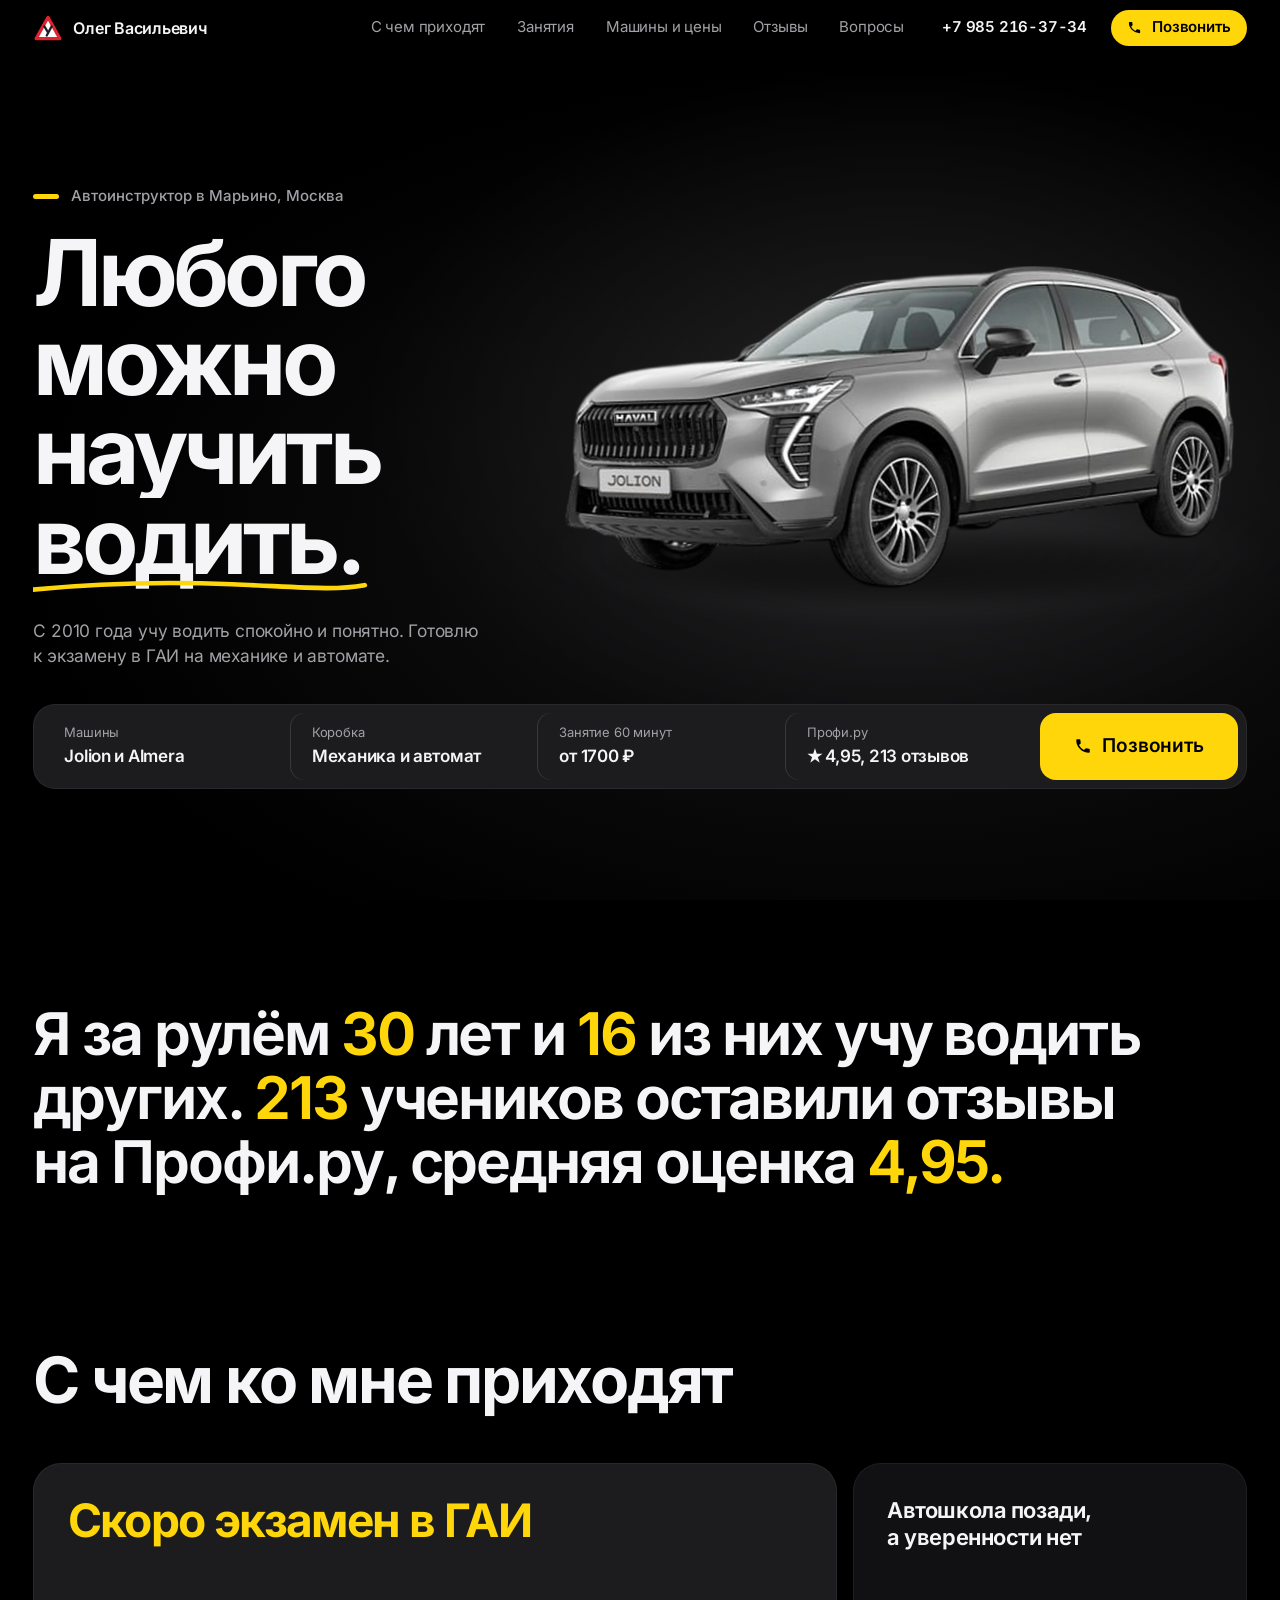
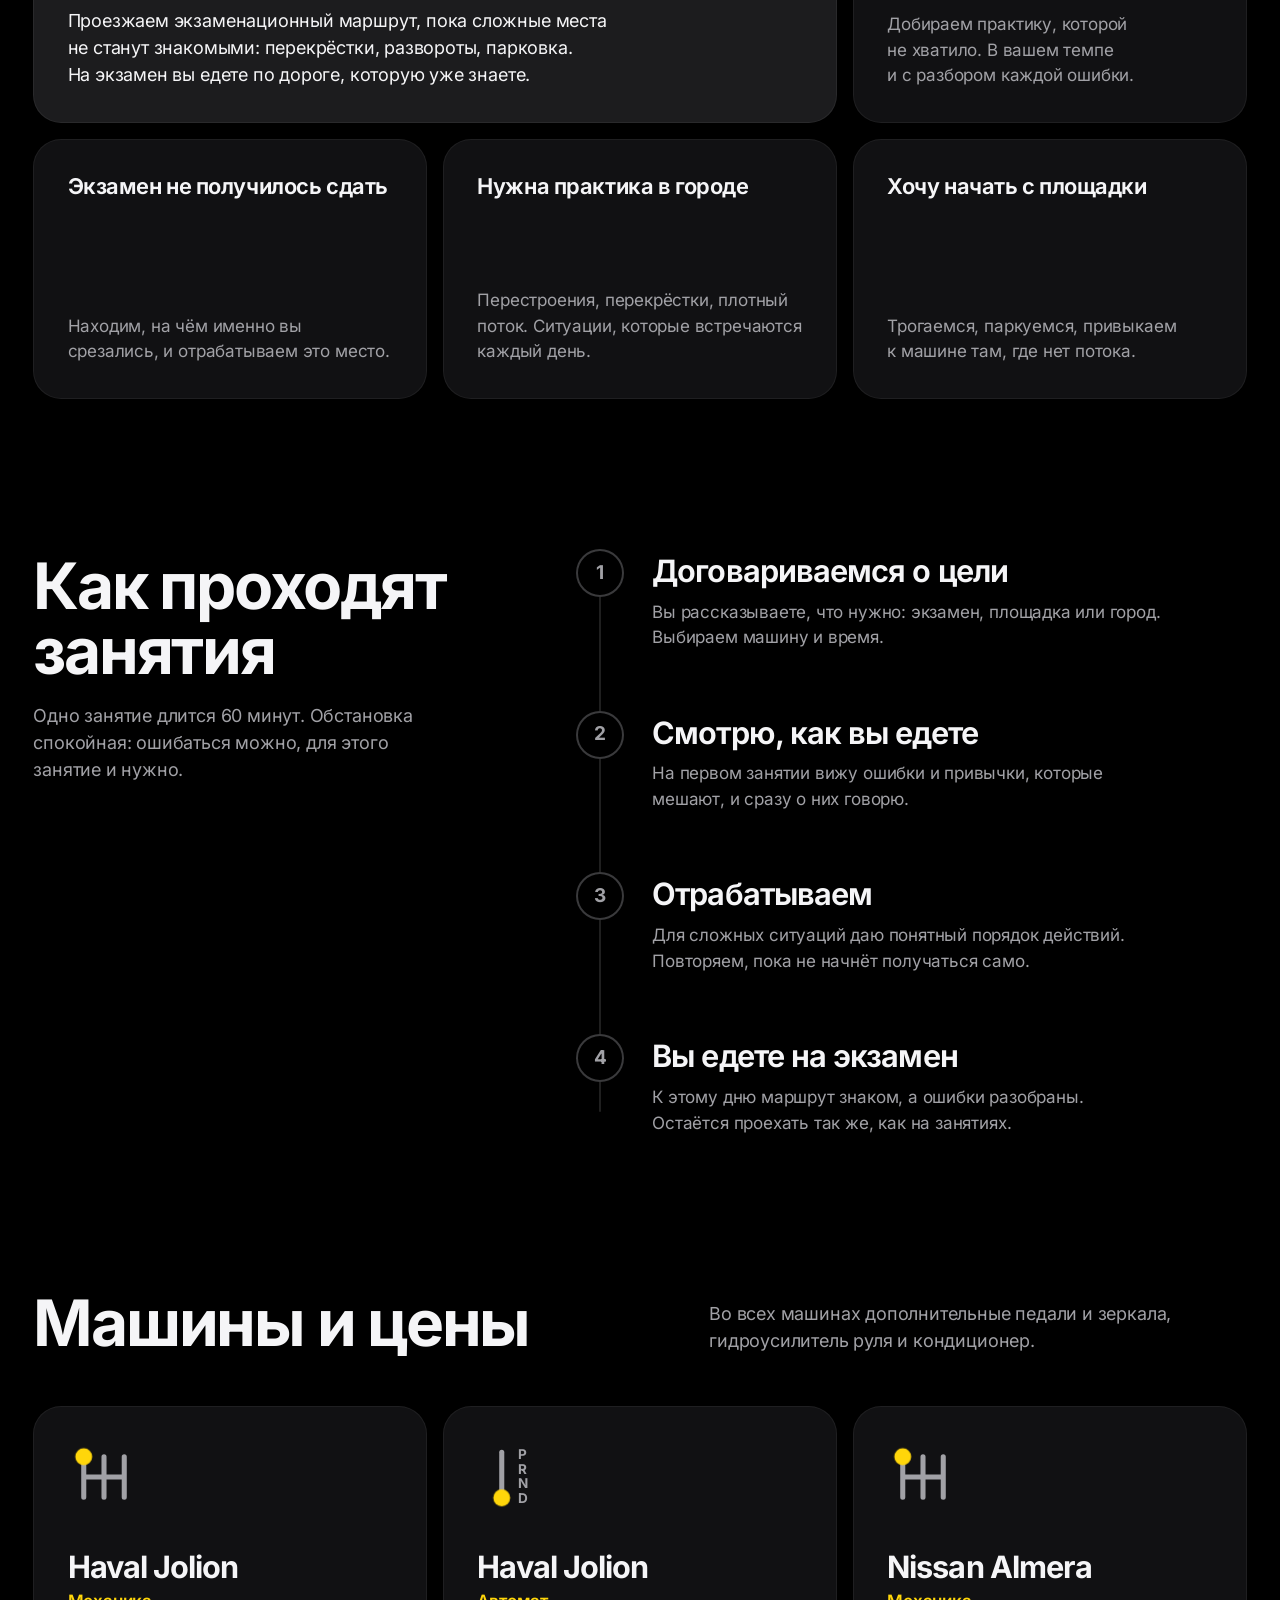
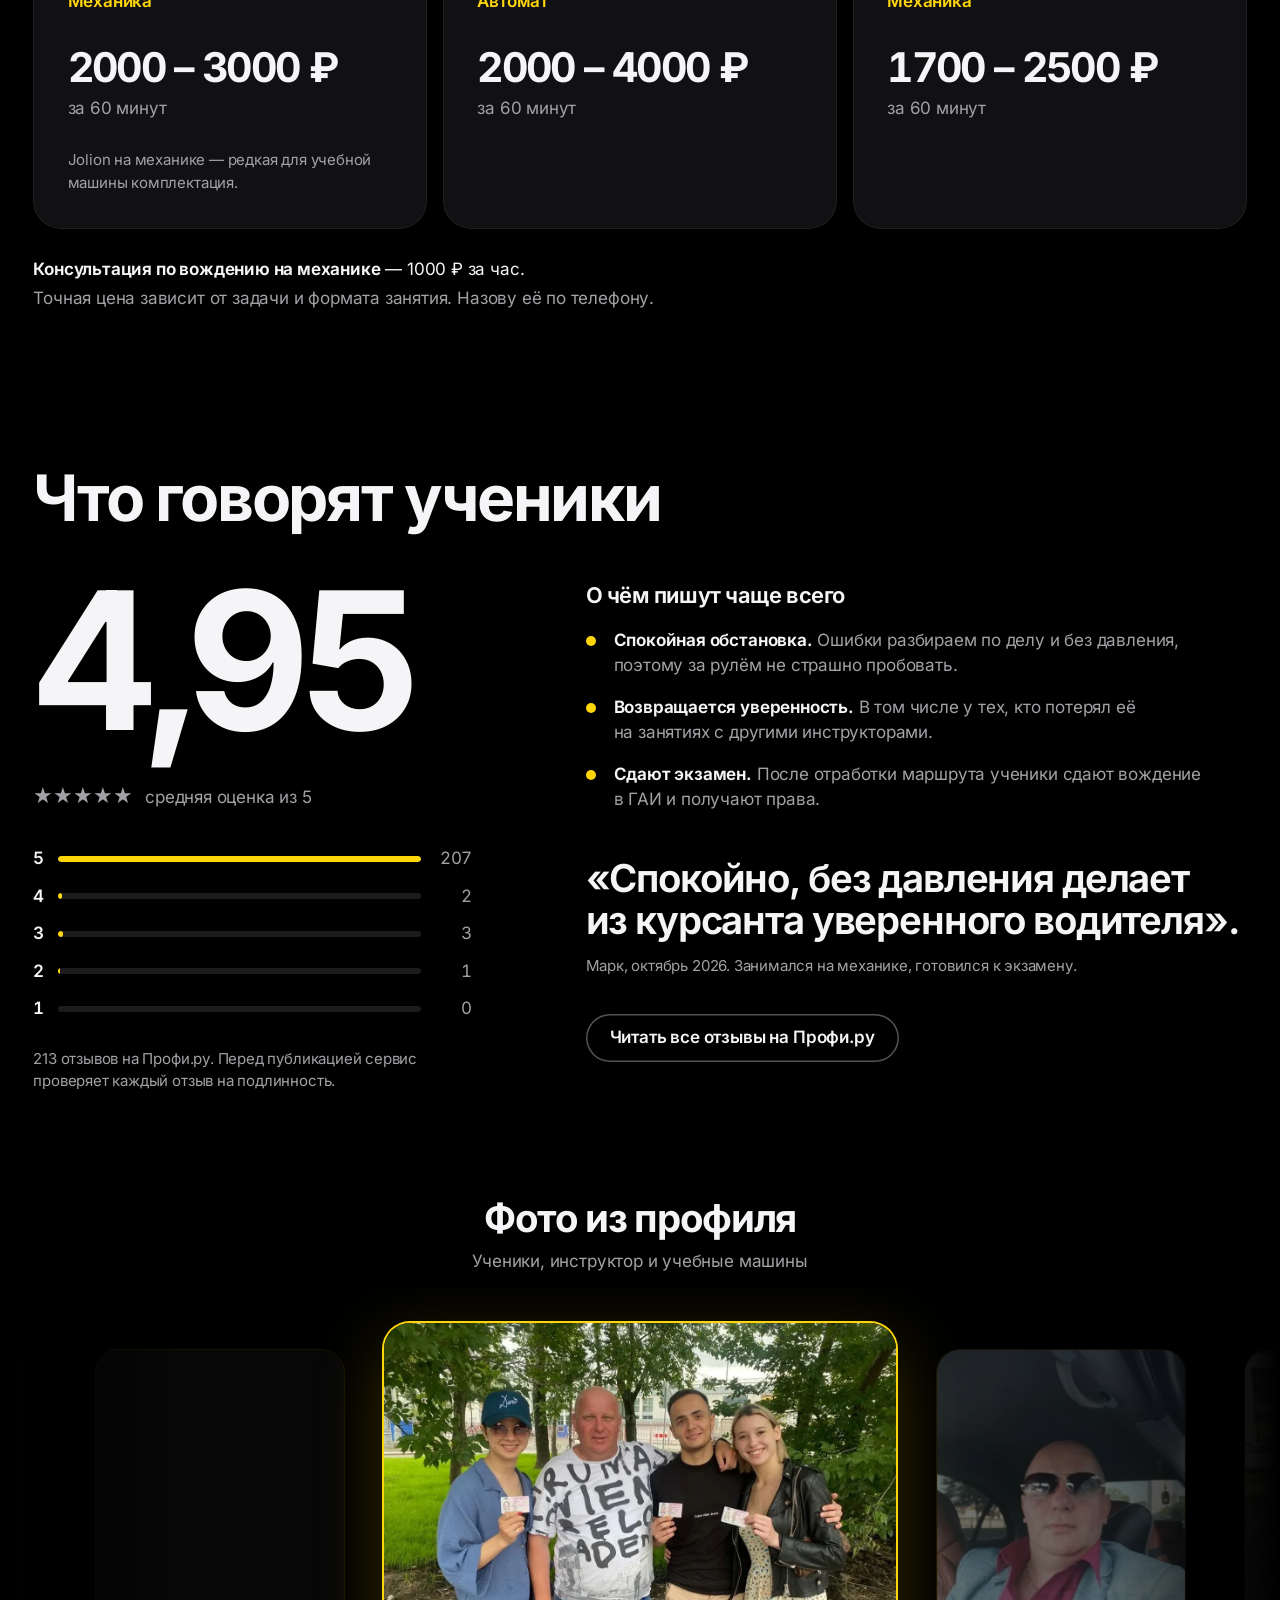
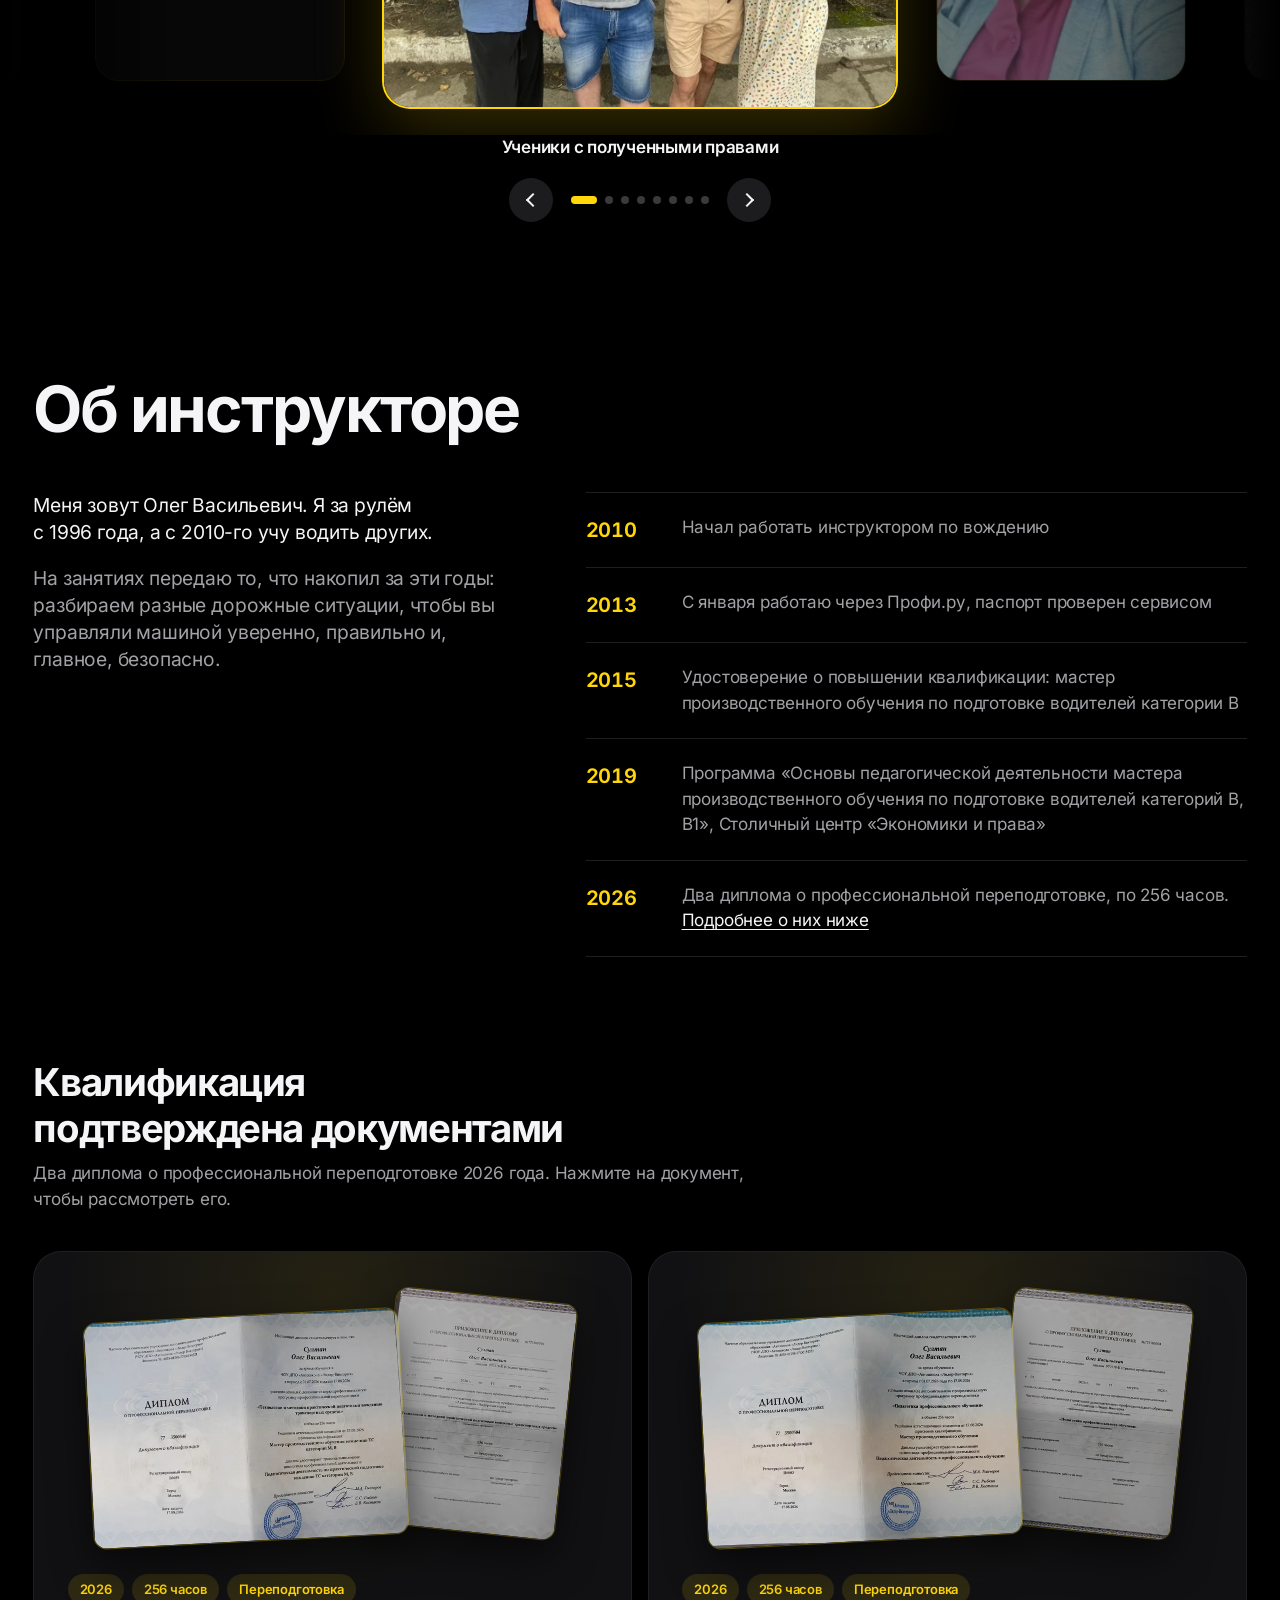
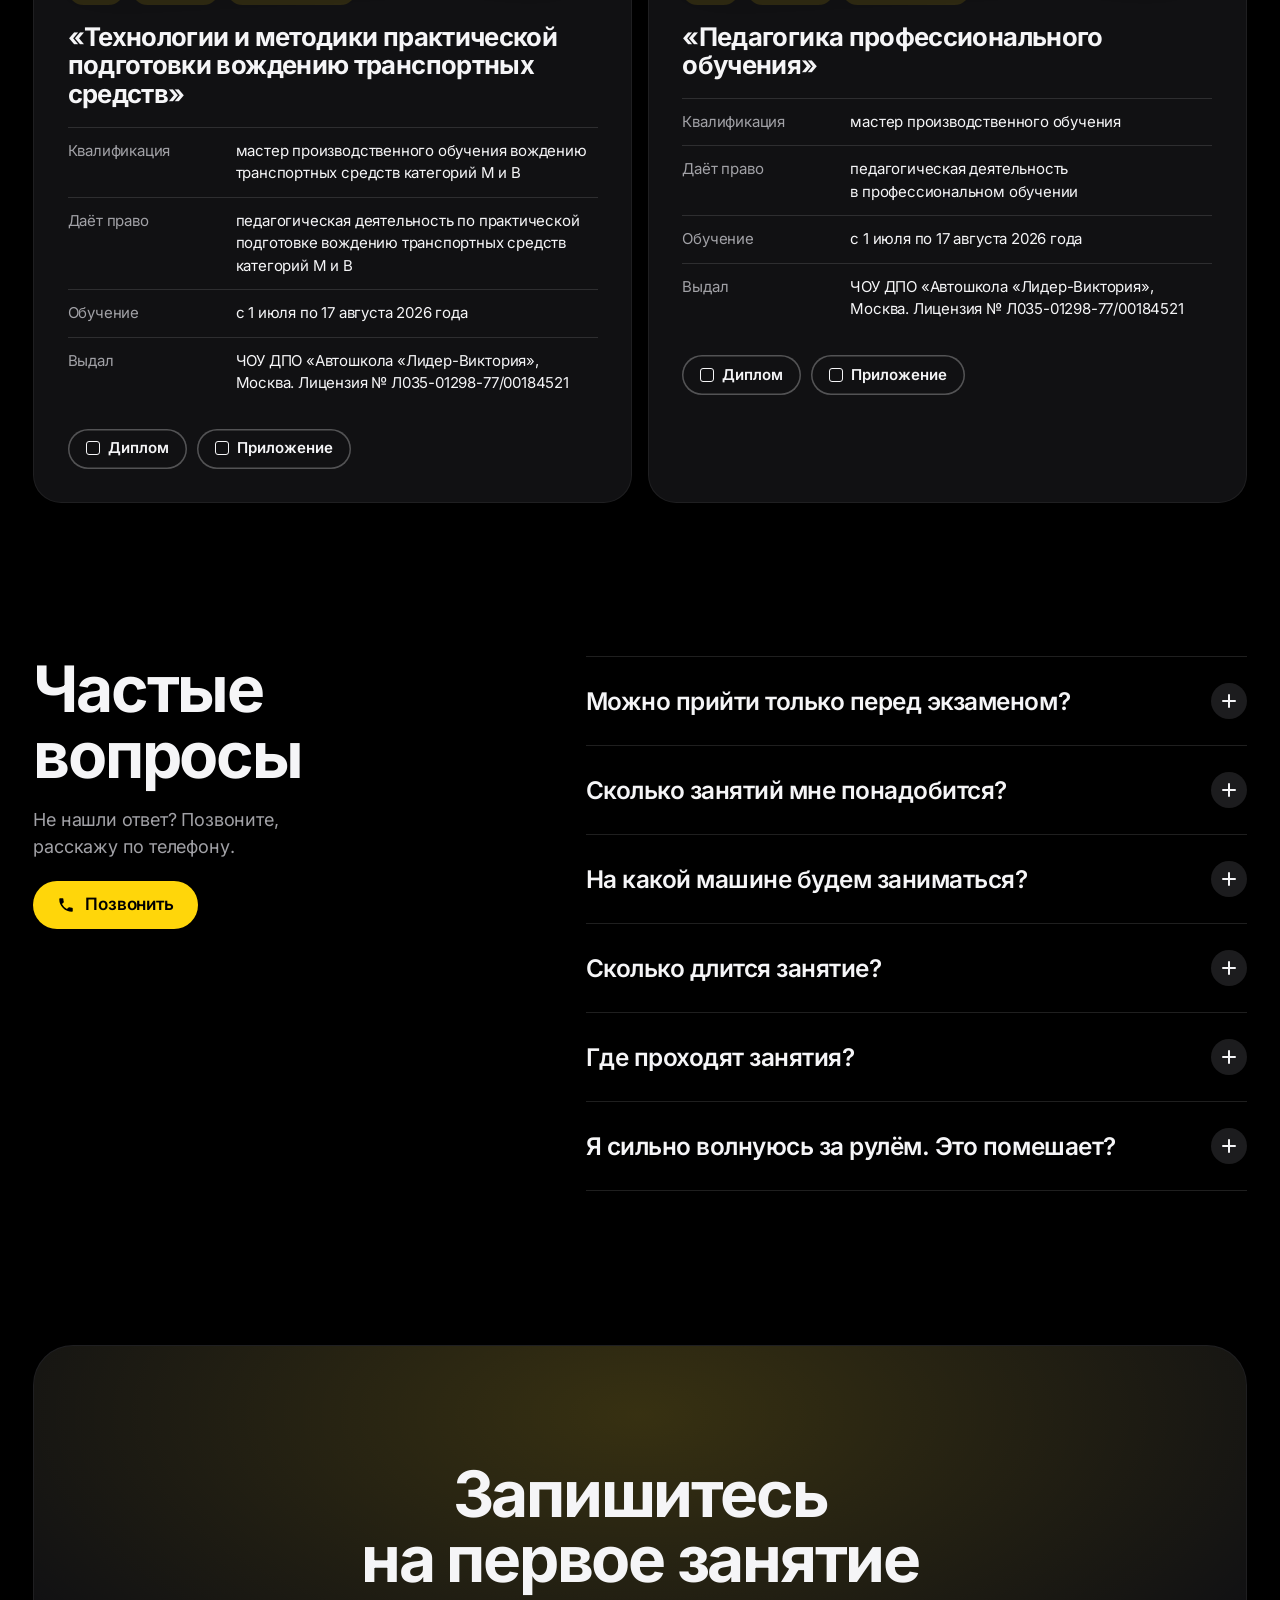
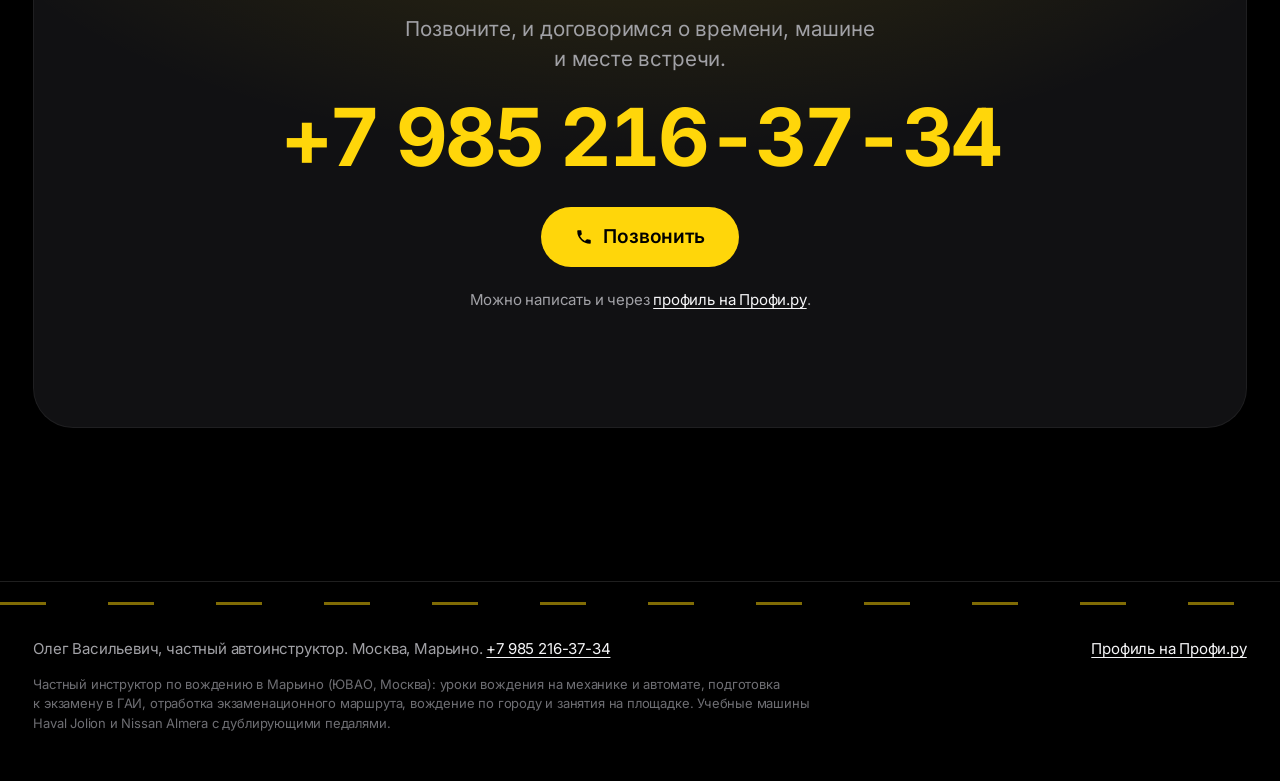
<file: index.html>
<!DOCTYPE html>
<html lang="ru">
<head>
<meta charset="utf-8">
<meta name="viewport" content="width=device-width, initial-scale=1, viewport-fit=cover">
<title>Автоинструктор в Марьино — уроки вождения на механике и автомате | Олег Васильевич</title>
<meta name="description" content="Частный инструктор по вождению в Марьино, Москва. Опыт с 2010 года, 4,95 по 213 отзывам. Подготовка к экзамену в ГАИ, маршрут, город, площадка. Haval Jolion и Nissan Almera, механика и автомат. Занятие от 1700 ₽. Тел. +7 985 216-37-34.">
<meta name="robots" content="index, follow, max-image-preview:large">
<meta name="yandex-verification" content="decd9bb1b5b4fb3d">
<link rel="canonical" href="https://instruktor-maryino.site/">
<meta name="theme-color" content="#000000">
<meta name="color-scheme" content="dark">
<meta name="format-detection" content="telephone=yes">
<meta name="geo.region" content="RU-MOW">
<meta name="geo.placename" content="Москва, Марьино">
<meta property="og:type" content="website">
<meta property="og:locale" content="ru_RU">
<meta property="og:site_name" content="Автоинструктор Олег Васильевич">
<meta property="og:url" content="https://instruktor-maryino.site/">
<meta property="og:title" content="Автоинструктор в Марьино — Олег Васильевич">
<meta property="og:description" content="Учу водить спокойно и понятно с 2010 года. Готовлю к экзамену в ГАИ на механике и автомате. 4,95 по 213 отзывам. Занятие от 1700 ₽.">
<meta property="og:image" content="https://instruktor-maryino.site/assets/og.jpg">
<meta property="og:image:width" content="1200">
<meta property="og:image:height" content="630">
<meta property="og:image:alt" content="Автоинструктор в Марьино: Haval Jolion и заголовок «Любого можно научить водить»">
<meta name="twitter:card" content="summary_large_image">
<link rel="icon" href="assets/favicon.svg" type="image/svg+xml">
<link rel="apple-touch-icon" href="assets/apple-touch-icon.png">
<link rel="preconnect" href="https://mc.yandex.ru">
<link rel="preload" href="assets/jolion.webp" as="image" type="image/webp">
<link rel="preload" href="assets/wheel_front.webp" as="image" type="image/webp">
<link rel="stylesheet" href="css/styles.css?v=16">
<script>document.documentElement.classList.add("js");</script>
<script type="application/ld+json">
{
  "@context": "https://schema.org",
  "@type": "DrivingSchool",
  "@id": "https://instruktor-maryino.site/#instructor",
  "name": "Автоинструктор Олег Васильевич — Марьино",
  "description": "Частный автоинструктор в Марьино (Москва): подготовка к экзамену в ГАИ, отработка экзаменационного маршрута, вождение по городу и на площадке. Механика и автомат, Haval Jolion и Nissan Almera.",
  "url": "https://instruktor-maryino.site/",
  "telephone": "+7-985-216-37-34",
  "image": [
    "https://instruktor-maryino.site/assets/og.jpg",
    "https://instruktor-maryino.site/assets/jolion.webp"
  ],
  "logo": "https://instruktor-maryino.site/assets/favicon.svg",
  "priceRange": "1000–4000 ₽",
  "currenciesAccepted": "RUB",
  "address": {
    "@type": "PostalAddress",
    "addressLocality": "Москва",
    "addressRegion": "Москва",
    "streetAddress": "район Марьино",
    "addressCountry": "RU"
  },
  "areaServed": [
    {
      "@type": "Place",
      "name": "Марьино, Москва"
    },
    {
      "@type": "City",
      "name": "Москва"
    }
  ],
  "founder": {
    "@type": "Person",
    "name": "Олег Васильевич Султан",
    "jobTitle": "Мастер производственного обучения вождению"
  },
  "sameAs": [
    "https://profi.ru/profile/SultanOV/"
  ],
  "hasOfferCatalog": {
    "@type": "OfferCatalog",
    "name": "Занятия по вождению, 60 минут",
    "itemListElement": [
      {
        "@type": "Offer",
        "itemOffered": {
          "@type": "Service",
          "name": "Вождение на Haval Jolion, механика"
        },
        "priceSpecification": {
          "@type": "PriceSpecification",
          "minPrice": 2000,
          "maxPrice": 3000,
          "priceCurrency": "RUB"
        }
      },
      {
        "@type": "Offer",
        "itemOffered": {
          "@type": "Service",
          "name": "Вождение на Haval Jolion, автомат"
        },
        "priceSpecification": {
          "@type": "PriceSpecification",
          "minPrice": 2000,
          "maxPrice": 4000,
          "priceCurrency": "RUB"
        }
      },
      {
        "@type": "Offer",
        "itemOffered": {
          "@type": "Service",
          "name": "Вождение на Nissan Almera, механика"
        },
        "priceSpecification": {
          "@type": "PriceSpecification",
          "minPrice": 1700,
          "maxPrice": 2500,
          "priceCurrency": "RUB"
        }
      },
      {
        "@type": "Offer",
        "itemOffered": {
          "@type": "Service",
          "name": "Консультация по вождению на механике, 1 час"
        },
        "price": 1000,
        "priceCurrency": "RUB"
      }
    ]
  }
}
</script>
<script type="application/ld+json">
{
  "@context": "https://schema.org",
  "@type": "FAQPage",
  "mainEntity": [
    {
      "@type": "Question",
      "name": "Можно прийти только перед экзаменом?",
      "acceptedAnswer": {
        "@type": "Answer",
        "text": "Да. Многие приходят после автошколы на несколько занятий: проехать экзаменационный маршрут и убрать ошибки."
      }
    },
    {
      "@type": "Question",
      "name": "Сколько занятий мне понадобится?",
      "acceptedAnswer": {
        "@type": "Answer",
        "text": "Зависит от того, с чего начинаем и что нужно в итоге. После первого занятия скажу, сколько, на мой взгляд, потребуется."
      }
    },
    {
      "@type": "Question",
      "name": "На какой машине будем заниматься?",
      "acceptedAnswer": {
        "@type": "Answer",
        "text": "На выбор: Haval Jolion на механике или автомате либо Nissan Almera на механике. Во всех машинах есть дополнительные педали инструктора."
      }
    },
    {
      "@type": "Question",
      "name": "Сколько длится занятие?",
      "acceptedAnswer": {
        "@type": "Answer",
        "text": "60 минут."
      }
    },
    {
      "@type": "Question",
      "name": "Где проходят занятия?",
      "acceptedAnswer": {
        "@type": "Answer",
        "text": "В Марьино, на юго-востоке Москвы. Место встречи согласуем по телефону."
      }
    },
    {
      "@type": "Question",
      "name": "Я сильно волнуюсь за рулём. Это помешает?",
      "acceptedAnswer": {
        "@type": "Answer",
        "text": "Нет, с этим приходят многие. Начинаем там, где вам спокойно, и двигаемся дальше в вашем темпе."
      }
    }
  ]
}
</script>
</head>
<body>
<noscript><div><img src="https://mc.yandex.ru/watch/114282280" style="position:absolute; left:-9999px;" alt=""></div></noscript>

<a class="skip" href="#svyaz">Перейти к контактам</a>

<header class="nav" id="nav">
  <div class="wrap nav__in">
    <a class="brand" href="#top" aria-label="Олег Васильевич, автоинструктор — в начало страницы">
      <svg class="brand__mark" viewBox="0 0 48 44" aria-hidden="true">
        <path d="M24 5 43 39H5Z" fill="#fff" stroke="#E0242F" stroke-width="5" stroke-linejoin="round"/>
        <path d="M18 19l6 10M30 19l-8 15" fill="none" stroke="#1D2228" stroke-width="3.6" stroke-linecap="round"/>
      </svg>
      <span class="brand__name">Олег Васильевич</span>
    </a>
    <nav class="nav__links" aria-label="Разделы страницы">
      <span class="nav__pill" aria-hidden="true"></span>
      <a href="#situacii">С чем приходят</a>
      <a href="#zanyatiya">Занятия</a>
      <a href="#ceny">Машины и цены</a>
      <a href="#otzyvy">Отзывы</a>
      <a href="#voprosy">Вопросы</a>
    </nav>
    <a class="nav__phone" data-phone hidden></a>
    <a class="btn btn--sm" data-call href="#svyaz">Позвонить</a>
  </div>
</header>

<main id="top">

  <!-- Первый экран: Haval Jolion въезжает из глубины, на нём точки с оборудованием -->
  <section class="hero" id="hero" aria-labelledby="hero-title">
    <div class="wrap hero__grid">
      <div class="hero__text">
        <p class="hero__kicker" data-hero-in style="--i:0"><span class="hero__dash" aria-hidden="true"></span>Автоинструктор в&nbsp;Марьино, Москва</p>
        <h1 id="hero-title" class="hero__title">
          <span class="line"><span data-hero-in style="--i:1">Любого</span></span>
          <span class="line"><span data-hero-in style="--i:2">можно</span></span>
          <span class="line"><span data-hero-in style="--i:3">научить</span></span>
          <span class="line line--u"><span data-hero-in style="--i:4">водить.<svg class="swoosh" viewBox="0 0 300 24" preserveAspectRatio="none" aria-hidden="true"><path pathLength="1" d="M4 15 C 60 8, 120 6, 180 9 S 270 16, 296 10"/></svg></span></span>
        </h1>
        <p class="hero__lead" data-hero-in style="--i:5">С&nbsp;2010 года учу водить спокойно и&nbsp;понятно. Готовлю к&nbsp;экзамену в&nbsp;ГАИ на&nbsp;механике и&nbsp;автомате.</p>
      </div>

      <div class="hero__show">
        <div class="showcase" id="showcase">
          <div class="mover" id="mover">
            <div class="showcase__floor" aria-hidden="true"></div>
            <div class="carbody" id="carbody">
              <img class="carbody__img" src="assets/jolion.webp" width="1136" height="554" alt="Haval Jolion серебристого цвета, учебная машина Олега Васильевича" fetchpriority="high" decoding="async">
              <span class="wheel" style="left:42.6496%;top:58.0325%;width:16.5493%;--sx:.6489;--sy:.9894;--ang:4deg" aria-hidden="true">
                <span class="wheel__spin"><img src="assets/wheel_front.webp" alt=""><img class="wheel__blur" src="assets/wheel_front_blur.webp" alt=""></span>
              </span>
              <span class="wheel" style="left:86.5317%;top:54.5126%;width:12.6761%;--sx:.5069;--sy:.9861;--ang:2deg" aria-hidden="true">
                <span class="wheel__spin"><img src="assets/wheel_rear.webp" alt=""><img class="wheel__blur" src="assets/wheel_rear_blur.webp" alt=""></span>
              </span>
              <span class="showcase__lamp" aria-hidden="true"></span>
            </div>
          </div>
        </div>
      </div>
    </div>

    <div class="wrap">
      <div class="facts" data-hero-in style="--i:6">
        <a class="facts__cell" href="#ceny"><span class="facts__k">Машины</span><span class="facts__v">Jolion и&nbsp;Almera</span></a>
        <a class="facts__cell" href="#ceny"><span class="facts__k">Коробка</span><span class="facts__v">Механика и&nbsp;автомат</span></a>
        <a class="facts__cell" href="#ceny"><span class="facts__k">Занятие 60&nbsp;минут</span><span class="facts__v">от&nbsp;1700&nbsp;₽</span></a>
        <a class="facts__cell" href="#otzyvy"><span class="facts__k">Профи.ру</span><span class="facts__v"><span class="stars" aria-hidden="true">★</span> 4,95, 213 отзывов</span></a>
        <a class="btn btn--lg facts__call" data-call href="#svyaz">Позвонить</a>
      </div>
    </div>
  </section>

  <!-- Строка, которая проявляется при прокрутке -->
  <section class="wrap statement" aria-label="Коротко об опыте">
    <p class="statement__text" id="statement">Я&nbsp;за&nbsp;рулём 30&nbsp;лет и&nbsp;16&nbsp;из&nbsp;них учу водить других. 213&nbsp;учеников оставили отзывы на&nbsp;Профи.ру, средняя оценка&nbsp;4,95.</p>
  </section>

  <!-- С чем приходят -->
  <section class="wrap block" id="situacii" aria-labelledby="h-sit">
    <h2 id="h-sit" data-reveal>С&nbsp;чем ко&nbsp;мне приходят</h2>
    <div class="bento">
      <article class="tile tile--wide" data-reveal>
        <h3>Скоро экзамен в&nbsp;ГАИ</h3>
        <p>Проезжаем экзаменационный маршрут, пока сложные места не&nbsp;станут знакомыми: перекрёстки, развороты, парковка. На&nbsp;экзамен вы едете по&nbsp;дороге, которую уже знаете.</p>
      </article>
      <article class="tile" data-reveal style="--d:.08s">
        <h3>Автошкола позади, а&nbsp;уверенности нет</h3>
        <p>Добираем практику, которой не&nbsp;хватило. В&nbsp;вашем темпе и&nbsp;с&nbsp;разбором каждой ошибки.</p>
      </article>
      <article class="tile" data-reveal>
        <h3>Экзамен не&nbsp;получилось сдать</h3>
        <p>Находим, на&nbsp;чём именно вы срезались, и&nbsp;отрабатываем это место.</p>
      </article>
      <article class="tile" data-reveal style="--d:.08s">
        <h3>Нужна практика в&nbsp;городе</h3>
        <p>Перестроения, перекрёстки, плотный поток. Ситуации, которые встречаются каждый день.</p>
      </article>
      <article class="tile" data-reveal style="--d:.16s">
        <h3>Хочу начать с&nbsp;площадки</h3>
        <p>Трогаемся, паркуемся, привыкаем к&nbsp;машине там, где нет потока.</p>
      </article>
    </div>
  </section>

  <!-- Как проходят занятия -->
  <section class="wrap block steps-block" id="zanyatiya" aria-labelledby="h-steps">
    <div class="steps-block__head">
      <h2 id="h-steps" data-reveal>Как проходят занятия</h2>
      <p class="muted" data-reveal style="--d:.06s">Одно занятие длится 60&nbsp;минут. Обстановка спокойная: ошибаться можно, для этого занятие и&nbsp;нужно.</p>
    </div>
    <ol class="steps" id="steps">
      <li class="steps__rail" aria-hidden="true"><span class="steps__fill" id="stepsFill"></span></li>
      <li class="step" data-reveal>
        <span class="step__n">1</span>
        <h3>Договариваемся о&nbsp;цели</h3>
        <p>Вы рассказываете, что нужно: экзамен, площадка или город. Выбираем машину и&nbsp;время.</p>
      </li>
      <li class="step" data-reveal>
        <span class="step__n">2</span>
        <h3>Смотрю, как вы едете</h3>
        <p>На&nbsp;первом занятии вижу ошибки и&nbsp;привычки, которые мешают, и&nbsp;сразу о&nbsp;них говорю.</p>
      </li>
      <li class="step" data-reveal>
        <span class="step__n">3</span>
        <h3>Отрабатываем</h3>
        <p>Для сложных ситуаций даю понятный порядок действий. Повторяем, пока не&nbsp;начнёт получаться само.</p>
      </li>
      <li class="step" data-reveal>
        <span class="step__n">4</span>
        <h3>Вы едете на&nbsp;экзамен</h3>
        <p>К&nbsp;этому дню маршрут знаком, а&nbsp;ошибки разобраны. Остаётся проехать так&nbsp;же, как на&nbsp;занятиях.</p>
      </li>
    </ol>
  </section>

  <!-- Машины и цены -->
  <section class="wrap block" id="ceny" aria-labelledby="h-cars">
    <div class="split-head">
      <h2 id="h-cars" data-reveal>Машины и&nbsp;цены</h2>
      <p class="muted" data-reveal style="--d:.06s">Во&nbsp;всех машинах дополнительные педали и&nbsp;зеркала, гидроусилитель руля и&nbsp;кондиционер.</p>
    </div>

    <div class="cars" id="cars">
      <article class="car-card" data-reveal>
        <svg class="gear" viewBox="0 0 64 64" aria-hidden="true">
          <path d="M14 14v36M32 14v36M50 14v36M14 32h36" fill="none" stroke="currentColor" stroke-width="4.5" stroke-linecap="round"/>
          <circle class="gear__knob gear__knob--h" cx="14" cy="14" r="7.5"/>
        </svg>
        <h3>Haval Jolion</h3>
        <p class="car-card__box">Механика</p>
        <p class="car-card__price">2000&nbsp;–&nbsp;3000&nbsp;₽</p>
        <p class="car-card__per">за&nbsp;60&nbsp;минут</p>
        <p class="car-card__note">Jolion на&nbsp;механике&nbsp;— редкая для учебной машины комплектация.</p>
      </article>

      <article class="car-card" data-reveal style="--d:.08s">
        <svg class="gear" viewBox="0 0 64 64" aria-hidden="true">
          <path d="M22 10v44" fill="none" stroke="currentColor" stroke-width="4.5" stroke-linecap="round"/>
          <g font-size="12" font-weight="700" fill="currentColor" font-family="inherit"><text x="36" y="16">P</text><text x="36" y="29">R</text><text x="36" y="42">N</text><text x="36" y="55">D</text></g>
          <circle class="gear__knob gear__knob--a" cx="22" cy="50.5" r="7.5"/>
        </svg>
        <h3>Haval Jolion</h3>
        <p class="car-card__box">Автомат</p>
        <p class="car-card__price">2000&nbsp;–&nbsp;4000&nbsp;₽</p>
        <p class="car-card__per">за&nbsp;60&nbsp;минут</p>
      </article>

      <article class="car-card" data-reveal style="--d:.16s">
        <svg class="gear" viewBox="0 0 64 64" aria-hidden="true">
          <path d="M14 14v36M32 14v36M50 14v36M14 32h36" fill="none" stroke="currentColor" stroke-width="4.5" stroke-linecap="round"/>
          <circle class="gear__knob gear__knob--h" cx="14" cy="14" r="7.5"/>
        </svg>
        <h3>Nissan Almera</h3>
        <p class="car-card__box">Механика</p>
        <p class="car-card__price">1700&nbsp;–&nbsp;2500&nbsp;₽</p>
        <p class="car-card__per">за&nbsp;60&nbsp;минут</p>
      </article>
    </div>

    <div class="extra" data-reveal>
      <p><strong>Консультация по&nbsp;вождению на&nbsp;механике</strong> — 1000&nbsp;₽ за&nbsp;час.</p>
      <p class="muted">Точная цена зависит от&nbsp;задачи и&nbsp;формата занятия. Назову её по&nbsp;телефону.</p>
    </div>
  </section>

  <!-- Отзывы -->
  <section class="wrap block" id="otzyvy" aria-labelledby="h-rev">
    <h2 id="h-rev" data-reveal>Что говорят ученики</h2>
    <div class="reviews">
      <div class="score" data-reveal>
        <p class="score__num"><span id="scoreNum">4,95</span></p>
        <p class="score__stars"><span class="stars" aria-hidden="true">★★★★★</span> средняя оценка из&nbsp;5</p>
        <table class="bars" id="bars" aria-label="Распределение оценок по 213 отзывам">
          <tbody>
            <tr><th scope="row">5</th><td><span class="bar"><i style="--v:207"></i></span></td><td>207</td></tr>
            <tr><th scope="row">4</th><td><span class="bar"><i style="--v:2"></i></span></td><td>2</td></tr>
            <tr><th scope="row">3</th><td><span class="bar"><i style="--v:3"></i></span></td><td>3</td></tr>
            <tr><th scope="row">2</th><td><span class="bar"><i style="--v:1"></i></span></td><td>1</td></tr>
            <tr><th scope="row">1</th><td><span class="bar"><i style="--v:0"></i></span></td><td>0</td></tr>
          </tbody>
        </table>
        <p class="score__src muted">213 отзывов на&nbsp;Профи.ру. Перед публикацией сервис проверяет каждый отзыв на&nbsp;подлинность.</p>
      </div>

      <div class="voices">
        <h3 data-reveal>О&nbsp;чём пишут чаще всего</h3>
        <ul class="themes">
          <li data-reveal><strong>Спокойная обстановка.</strong> Ошибки разбираем по&nbsp;делу и&nbsp;без давления, поэтому за&nbsp;рулём не&nbsp;страшно пробовать.</li>
          <li data-reveal style="--d:.06s"><strong>Возвращается уверенность.</strong> В&nbsp;том числе у&nbsp;тех, кто потерял её на&nbsp;занятиях с&nbsp;другими инструкторами.</li>
          <li data-reveal style="--d:.12s"><strong>Сдают экзамен.</strong> После отработки маршрута ученики сдают вождение в&nbsp;ГАИ и&nbsp;получают права.</li>
        </ul>
        <figure class="quote" data-reveal>
          <blockquote>«Спокойно, без давления делает из&nbsp;курсанта уверенного водителя».</blockquote>
          <figcaption>Марк, октябрь 2026. Занимался на&nbsp;механике, готовился к&nbsp;экзамену.</figcaption>
        </figure>
        <a class="btn btn--ghost" href="https://profi.ru/profile/SultanOV/" target="_blank" rel="noopener" data-reveal>Читать все отзывы на&nbsp;Профи.ру</a>
      </div>
    </div>
    <div class="gal" data-reveal>
      <div class="gal__head">
        <h3>Фото из&nbsp;профиля</h3>
        <p class="muted">Ученики, инструктор и&nbsp;учебные машины</p>
      </div>
      <div class="cr" id="carousel" aria-roledescription="карусель" aria-label="Фото из профиля">
        <ul class="cr__track" id="crTrack" tabindex="0">
          <li class="cr__slide"><a class="gal__item" href="assets/gallery/students.webp" data-w="1500" data-h="1125" data-caption="Ученики с полученными правами" draggable="false"><img src="assets/gallery/students-pv.webp" width="1173" height="880" loading="lazy" decoding="async" draggable="false" alt="Олег Васильевич с тремя учениками, у каждого в руках водительское удостоверение"></a></li>
          <li class="cr__slide"><a class="gal__item" href="assets/gallery/oleg.webp" data-w="716" data-h="970" data-caption="Олег Васильевич" draggable="false"><img src="assets/gallery/oleg-pv.webp" width="660" height="880" loading="lazy" decoding="async" draggable="false" alt="Олег Васильевич за рулём, в солнечных очках"></a></li>
          <li class="cr__slide"><a class="gal__item" href="assets/gallery/jolion-black-front.webp" data-w="993" data-h="1600" data-caption="Haval Jolion, вид спереди" draggable="false"><img src="assets/gallery/jolion-black-front-pv.webp" width="660" height="880" loading="lazy" decoding="async" draggable="false" alt="Чёрный Haval Jolion спереди на парковке"></a></li>
          <li class="cr__slide"><a class="gal__item" href="assets/gallery/almera-front.webp" data-w="1500" data-h="1125" data-caption="Nissan Almera" draggable="false"><img src="assets/gallery/almera-front-pv.webp" width="1173" height="880" loading="lazy" decoding="async" draggable="false" alt="Чёрный Nissan Almera на парковке"></a></li>
          <li class="cr__slide"><a class="gal__item" href="assets/gallery/jolion-black-side.webp" data-w="1200" data-h="1600" data-caption="Haval Jolion, вид сбоку" draggable="false"><img src="assets/gallery/jolion-black-side-pv.webp" width="660" height="880" loading="lazy" decoding="async" draggable="false" alt="Чёрный Haval Jolion сбоку"></a></li>
          <li class="cr__slide"><a class="gal__item" href="assets/gallery/jolion-silver.webp" data-w="900" data-h="1600" data-caption="Haval Jolion, серебристый" draggable="false"><img src="assets/gallery/jolion-silver-pv.webp" width="660" height="880" loading="lazy" decoding="async" draggable="false" alt="Серебристый Haval Jolion сзади"></a></li>
          <li class="cr__slide"><a class="gal__item" href="assets/gallery/almera-rear.webp" data-w="1500" data-h="844" data-caption="Nissan Almera, вид сзади" draggable="false"><img src="assets/gallery/almera-rear-pv.webp" width="1173" height="880" loading="lazy" decoding="async" draggable="false" alt="Чёрный Nissan Almera сзади"></a></li>
          <li class="cr__slide"><a class="gal__item" href="assets/gallery/almera-salon.webp" data-w="750" data-h="1000" data-caption="Салон Nissan Almera" draggable="false"><img src="assets/gallery/almera-salon-pv.webp" width="660" height="880" loading="lazy" decoding="async" draggable="false" alt="Салон Nissan Almera с открытой водительской дверью"></a></li>
        </ul>
        <p class="cr__cap" id="crCap" aria-live="polite">Ученики с&nbsp;полученными правами</p>
        <div class="cr__ctrl">
          <button class="cr__btn cr__prev" type="button" id="crPrev" aria-label="Предыдущее фото"></button>
          <div class="cr__dots" id="crDots"></div>
          <button class="cr__btn cr__next" type="button" id="crNext" aria-label="Следующее фото"></button>
        </div>
      </div>
    </div>
  </section>

  <!-- Об инструкторе -->
  <section class="wrap block" id="o-sebe" aria-labelledby="h-about">
    <h2 id="h-about" data-reveal>Об инструкторе</h2>
    <div class="about">
      <div class="about__text" data-reveal>
        <p>Меня зовут Олег Васильевич. Я&nbsp;за&nbsp;рулём с&nbsp;1996&nbsp;года, а&nbsp;с&nbsp;2010-го учу водить других.</p>
        <p class="muted">На&nbsp;занятиях передаю то, что накопил за&nbsp;эти годы: разбираем разные дорожные ситуации, чтобы вы управляли машиной уверенно, правильно и, главное, безопасно.</p>
      </div>
      <ul class="creds">
        <li data-reveal><strong>2010</strong><span>Начал работать инструктором по&nbsp;вождению</span></li>
        <li data-reveal style="--d:.06s"><strong>2013</strong><span>С&nbsp;января работаю через Профи.ру, паспорт проверен сервисом</span></li>
        <li data-reveal style="--d:.12s"><strong>2015</strong><span>Удостоверение о&nbsp;повышении квалификации: мастер производственного обучения по&nbsp;подготовке водителей категории B</span></li>
        <li data-reveal style="--d:.18s"><strong>2019</strong><span>Программа «Основы педагогической деятельности мастера производственного обучения по&nbsp;подготовке водителей категорий B, B1», Столичный центр «Экономики и&nbsp;права»</span></li>
        <li data-reveal style="--d:.24s"><strong>2026</strong><span>Два диплома о&nbsp;профессиональной переподготовке, по&nbsp;256&nbsp;часов. <a class="creds__link" href="#diplomy">Подробнее о&nbsp;них ниже</a></span></li>
      </ul>
    </div>
    <div class="proofs" id="diplomy">
      <div class="proofs__head" data-reveal>
        <h3>Квалификация подтверждена документами</h3>
        <p class="muted">Два диплома о&nbsp;профессиональной переподготовке 2026 года. Нажмите на&nbsp;документ, чтобы рассмотреть его.</p>
      </div>
      <div class="proofs__grid">
      <article class="proof" data-reveal style="--d:0s">
        <div class="proof__stack">
          <a class="doc__item proof__doc proof__doc--front" data-group="dip-tech" href="assets/docs/dip-tech.webp" data-w="1280" data-h="919" data-caption="Диплом «Технологии и методики практической подготовки вождению транспортных средств»"><img src="assets/docs/dip-tech-pv.webp" width="613" height="440" loading="lazy" decoding="async" alt="Диплом «Технологии и методики практической подготовки вождению транспортных средств»"></a>
          <a class="doc__item proof__doc proof__doc--back" data-group="dip-tech" href="assets/docs/app-tech.webp" data-w="987" data-h="1280" data-caption="Приложение к диплому «Технологии и методики практической подготовки вождению транспортных средств»"><img src="assets/docs/app-tech-pv.webp" width="339" height="440" loading="lazy" decoding="async" alt="Приложение к диплому «Технологии и методики практической подготовки вождению транспортных средств»"></a>
        </div>
        <div class="proof__body">
          <ul class="proof__chips"><li>2026</li><li>256 часов</li><li>Переподготовка</li></ul>
          <h4 class="proof__title">«Технологии и методики практической подготовки вождению транспортных средств»</h4>
          <dl class="proof__facts">
            <div><dt>Квалификация</dt><dd>мастер производственного обучения вождению транспортных средств категорий M и&nbsp;B</dd></div>
            <div><dt>Даёт право</dt><dd>педагогическая деятельность по&nbsp;практической подготовке вождению транспортных средств категорий M и&nbsp;B</dd></div>
            <div><dt>Обучение</dt><dd>с&nbsp;1&nbsp;июля по&nbsp;17&nbsp;августа 2026 года</dd></div>
            <div><dt>Выдал</dt><dd>ЧОУ ДПО «Автошкола «Лидер-Виктория», Москва. <span class="nowrap">Лицензия №&nbsp;Л035-01298-77/00184521</span></dd></div>
          </dl>
          <div class="proof__actions">
            <button class="proof__btn" type="button" data-open="dip-tech:0">Диплом</button>
            <button class="proof__btn" type="button" data-open="dip-tech:1">Приложение</button>
          </div>
        </div>
      </article>
      <article class="proof" data-reveal style="--d:.08s">
        <div class="proof__stack">
          <a class="doc__item proof__doc proof__doc--front" data-group="dip-ped" href="assets/docs/dip-ped.webp" data-w="1280" data-h="917" data-caption="Диплом «Педагогика профессионального обучения»"><img src="assets/docs/dip-ped-pv.webp" width="614" height="440" loading="lazy" decoding="async" alt="Диплом «Педагогика профессионального обучения»"></a>
          <a class="doc__item proof__doc proof__doc--back" data-group="dip-ped" href="assets/docs/app-ped.webp" data-w="971" data-h="1280" data-caption="Приложение к диплому «Педагогика профессионального обучения»"><img src="assets/docs/app-ped-pv.webp" width="334" height="440" loading="lazy" decoding="async" alt="Приложение к диплому «Педагогика профессионального обучения»"></a>
        </div>
        <div class="proof__body">
          <ul class="proof__chips"><li>2026</li><li>256 часов</li><li>Переподготовка</li></ul>
          <h4 class="proof__title">«Педагогика профессионального обучения»</h4>
          <dl class="proof__facts">
            <div><dt>Квалификация</dt><dd>мастер производственного обучения</dd></div>
            <div><dt>Даёт право</dt><dd>педагогическая деятельность в&nbsp;профессиональном обучении</dd></div>
            <div><dt>Обучение</dt><dd>с&nbsp;1&nbsp;июля по&nbsp;17&nbsp;августа 2026 года</dd></div>
            <div><dt>Выдал</dt><dd>ЧОУ ДПО «Автошкола «Лидер-Виктория», Москва. <span class="nowrap">Лицензия №&nbsp;Л035-01298-77/00184521</span></dd></div>
          </dl>
          <div class="proof__actions">
            <button class="proof__btn" type="button" data-open="dip-ped:0">Диплом</button>
            <button class="proof__btn" type="button" data-open="dip-ped:1">Приложение</button>
          </div>
        </div>
      </article>
      </div>
    </div>
  </section>

  <!-- Вопросы -->
  <section class="wrap block" id="voprosy" aria-labelledby="h-faq">
    <div class="faq-block">
      <div class="faq-block__head">
        <h2 id="h-faq" data-reveal>Частые вопросы</h2>
        <p class="muted" data-reveal style="--d:.06s">Не&nbsp;нашли ответ? Позвоните, расскажу по&nbsp;телефону.</p>
        <a class="btn" data-call href="#svyaz">Позвонить</a>
      </div>
    <div class="faq" data-reveal>
      <details>
        <summary>Можно прийти только перед экзаменом?<span class="faq__icon" aria-hidden="true"></span></summary>
        <div class="faq__body"><p>Да. Многие приходят после автошколы на&nbsp;несколько занятий: проехать экзаменационный маршрут и&nbsp;убрать ошибки.</p></div>
      </details>
      <details>
        <summary>Сколько занятий мне понадобится?<span class="faq__icon" aria-hidden="true"></span></summary>
        <div class="faq__body"><p>Зависит от&nbsp;того, с&nbsp;чего начинаем и&nbsp;что нужно в&nbsp;итоге. После первого занятия скажу, сколько, на&nbsp;мой взгляд, потребуется.</p></div>
      </details>
      <details>
        <summary>На&nbsp;какой машине будем заниматься?<span class="faq__icon" aria-hidden="true"></span></summary>
        <div class="faq__body"><p>На&nbsp;выбор: Haval Jolion на&nbsp;механике или автомате либо Nissan Almera на&nbsp;механике. Во&nbsp;всех машинах есть дополнительные педали инструктора.</p></div>
      </details>
      <details>
        <summary>Сколько длится занятие?<span class="faq__icon" aria-hidden="true"></span></summary>
        <div class="faq__body"><p>60&nbsp;минут.</p></div>
      </details>
      <details>
        <summary>Где проходят занятия?<span class="faq__icon" aria-hidden="true"></span></summary>
        <div class="faq__body"><p>В&nbsp;Марьино, на&nbsp;юго-востоке Москвы. Место встречи согласуем по&nbsp;телефону.</p></div>
      </details>
      <details>
        <summary>Я&nbsp;сильно волнуюсь за&nbsp;рулём. Это помешает?<span class="faq__icon" aria-hidden="true"></span></summary>
        <div class="faq__body"><p>Нет, с&nbsp;этим приходят многие. Начинаем там, где вам спокойно, и&nbsp;двигаемся дальше в&nbsp;вашем темпе.</p></div>
      </details>
    </div>
    </div>
  </section>

  <!-- Связь -->
  <section class="wrap block" id="svyaz" aria-labelledby="h-call">
    <div class="call" data-reveal>
      <h2 id="h-call">Запишитесь на&nbsp;первое занятие</h2>
      <p class="call__lead">Позвоните, и&nbsp;договоримся о&nbsp;времени, машине и&nbsp;месте встречи.</p>
      <a class="call__phone" data-phone href="tel:+79852163734">+7 985 216-37-34</a>
      <div class="call__actions">
        <a class="btn btn--lg" data-call href="https://profi.ru/profile/SultanOV/">Позвонить</a>
        <a class="btn btn--ghost btn--lg" data-contact="whatsapp" target="_blank" rel="noopener" hidden>WhatsApp</a>
        <a class="btn btn--ghost btn--lg" data-contact="telegram" target="_blank" rel="noopener" hidden>Telegram</a>
      </div>
      <p class="call__alt muted">Можно написать и&nbsp;через <a href="https://profi.ru/profile/SultanOV/" target="_blank" rel="noopener">профиль на&nbsp;Профи.ру</a>.</p>
    </div>
  </section>

</main>

<footer class="foot">
  <div class="foot__road" aria-hidden="true"></div>
  <div class="wrap foot__in">
    <p>Олег Васильевич, частный автоинструктор. Москва, Марьино. <a href="tel:+79852163734">+7&nbsp;985&nbsp;216-37-34</a></p>
    <p><a href="https://profi.ru/profile/SultanOV/" target="_blank" rel="noopener">Профиль на&nbsp;Профи.ру</a></p>
  </div>
  <div class="wrap">
    <p class="foot__seo">Частный инструктор по&nbsp;вождению в&nbsp;Марьино (ЮВАО, Москва): уроки вождения на&nbsp;механике и&nbsp;автомате, подготовка к&nbsp;экзамену в&nbsp;ГАИ, отработка экзаменационного маршрута, вождение по&nbsp;городу и&nbsp;занятия на&nbsp;площадке. Учебные машины Haval Jolion и&nbsp;Nissan Almera с&nbsp;дублирующими педалями.</p>
  </div>
</footer>

<dialog class="lb" id="lightbox" aria-label="Просмотр фото">
  <figure class="lb__fig">
    <img class="lb__img" id="lbImg" alt="">
    <figcaption class="lb__cap"><span id="lbCap"></span><span class="lb__count" id="lbCount"></span></figcaption>
  </figure>
  <button class="lb__btn lb__close" type="button" id="lbClose" aria-label="Закрыть"></button>
  <button class="lb__btn lb__prev" type="button" id="lbPrev" aria-label="Предыдущее фото"></button>
  <button class="lb__btn lb__next" type="button" id="lbNext" aria-label="Следующее фото"></button>
</dialog>

<button class="totop" type="button" id="toTop" aria-label="Наверх" tabindex="-1"><svg viewBox="0 0 24 24" aria-hidden="true"><path d="M12 19V5M5 12l7-7 7 7"/></svg></button>

<a class="btn dock" data-call href="#svyaz" id="dock">Позвонить</a>

<script src="js/config.js?v=16"></script>
<script src="js/main.js?v=16"></script>
</body>
</html>
</file>
<file: css/styles.css>
/* ------------------------------------------------------------------
   Автоинструктор Олег Васильевич — лендинг, тёмная тема.
   На устройствах Apple текст набран системным SF Pro,
   на остальных — Inter (лежит в assets/fonts).
------------------------------------------------------------------- */

@font-face {
  font-family: "Inter";
  font-style: normal;
  font-weight: 100 900;
  font-display: swap;
  src: url("../assets/fonts/inter-cyrillic-wght-normal.woff2") format("woff2");
  unicode-range: U+0301, U+0400-045F, U+0490-0491, U+04B0-04B1, U+2116;
}
@font-face {
  font-family: "Inter";
  font-style: normal;
  font-weight: 100 900;
  font-display: swap;
  src: url("../assets/fonts/inter-latin-wght-normal.woff2") format("woff2");
  unicode-range: U+0000-00FF, U+0131, U+0152-0153, U+02BB-02BC, U+02C6, U+02DA, U+02DC, U+0304, U+0308, U+0329, U+2000-206F, U+20AC, U+2122, U+2191, U+2193, U+2212, U+2215, U+FEFF, U+FFFD;
}
@font-face {
  font-family: "Inter";
  font-style: normal;
  font-weight: 100 900;
  font-display: swap;
  src: url("../assets/fonts/inter-latin-ext-wght-normal.woff2") format("woff2");
  unicode-range: U+20A0-20AB, U+20AD-20C0;
}

:root {
  --bg: #000;
  --s1: #111113;          /* поверхность карточек */
  --s2: #1C1C1E;
  --line: rgba(255, 255, 255, .12);
  --text: #F5F5F7;
  --muted: #A1A1A6;
  --dim: #3A3A3C;         /* ещё не проявившиеся слова */
  --yellow: #FFD60A;
  --yellow-press: #E8C200;

  --font: -apple-system, BlinkMacSystemFont, "SF Pro Display", "SF Pro Text", "Inter", "Segoe UI", Roboto, "Helvetica Neue", Arial, sans-serif;
  --ease-out: cubic-bezier(.2, .8, .2, 1);
  --ease-spring: cubic-bezier(.3, 1.4, .5, 1);
  --ease-io: cubic-bezier(.65, 0, .35, 1);

  --pad: clamp(16px, 2.6vw, 44px);
  --r-card: 28px;
  --gap-block: clamp(96px, 12vw, 180px);
  --nav-h: 56px;
}

*, *::before, *::after { box-sizing: border-box; }

html {
  background: var(--bg);
  scroll-behavior: smooth;
  scroll-padding-top: calc(var(--nav-h) + 16px);
  -webkit-text-size-adjust: 100%;
}

body {
  margin: 0;
  background: var(--bg);
  color: var(--text);
  font-family: var(--font);
  font-size: 1.0625rem;
  line-height: 1.5;
  letter-spacing: -0.011em;
  -webkit-font-smoothing: antialiased;
  -moz-osx-font-smoothing: grayscale;
  overflow-x: clip;
}

h1, h2, h3, p, ul, ol, figure, blockquote { margin: 0; padding: 0; }
ul, ol { list-style: none; }
a { color: inherit; }
svg { display: block; }
[hidden] { display: none !important; }

h1, h2, h3 { font-weight: 700; text-wrap: balance; }
h2 { font-size: clamp(2.25rem, 5vw, 4.5rem); line-height: 1.02; letter-spacing: -0.035em; }
h3 { font-size: clamp(1.25rem, 1.7vw, 1.5rem); line-height: 1.2; letter-spacing: -0.02em; font-weight: 650; }
p { text-wrap: pretty; }
.muted { color: var(--muted); }
strong { font-weight: 650; }

::selection { background: var(--yellow); color: #000; }
:focus-visible { outline: 2px solid var(--yellow); outline-offset: 3px; border-radius: 8px; }

.wrap { width: 100%; max-width: 1680px; margin-inline: auto; padding-inline: var(--pad); }

.skip {
  position: absolute; left: 12px; top: -80px; z-index: 60;
  background: var(--yellow); color: #000; padding: 12px 16px; border-radius: 12px; font-weight: 600;
}
.skip:focus { top: 12px; }

/* ---------- Кнопки ---------- */
.btn {
  display: inline-flex; align-items: center; justify-content: center; gap: 10px;
  min-height: 48px; padding: 0 24px;
  background: var(--yellow); color: #000;
  font: inherit; font-size: 1.0625rem; font-weight: 600; letter-spacing: -0.01em;
  text-decoration: none; text-align: center; white-space: nowrap;
  border: 0; border-radius: 999px; cursor: pointer;
  transition: background-color .25s var(--ease-out), transform .35s var(--ease-spring), box-shadow .3s var(--ease-out);
}
.btn:hover { background: var(--yellow-press); }
.btn:active { transform: scale(.97); }
.btn--sm { min-height: 36px; padding: 0 16px; font-size: .9375rem; }
.btn--lg { min-height: 60px; padding: 0 34px; font-size: 1.1875rem; }
.btn--ghost { background: transparent; color: var(--text); box-shadow: inset 0 0 0 1.5px rgba(255, 255, 255, .32); }
.btn--ghost:hover { background: rgba(255, 255, 255, .08); box-shadow: inset 0 0 0 1.5px rgba(255, 255, 255, .6); }
.btn[data-call]::before { /* трубка телефона */
  content: ""; width: 18px; height: 18px; flex: none;
  background: currentColor;
  -webkit-mask: url("data:image/svg+xml,%3Csvg xmlns='http://www.w3.org/2000/svg' viewBox='0 0 24 24'%3E%3Cpath d='M6.6 10.8a15.1 15.1 0 0 0 6.6 6.6l2.2-2.2a1 1 0 0 1 1-.25c1.1.37 2.3.57 3.6.57a1 1 0 0 1 1 1V20a1 1 0 0 1-1 1A17 17 0 0 1 3 4a1 1 0 0 1 1-1h3.5a1 1 0 0 1 1 1c0 1.25.2 2.45.57 3.57a1 1 0 0 1-.25 1z'/%3E%3C/svg%3E") center / contain no-repeat;
          mask: url("data:image/svg+xml,%3Csvg xmlns='http://www.w3.org/2000/svg' viewBox='0 0 24 24'%3E%3Cpath d='M6.6 10.8a15.1 15.1 0 0 0 6.6 6.6l2.2-2.2a1 1 0 0 1 1-.25c1.1.37 2.3.57 3.6.57a1 1 0 0 1 1 1V20a1 1 0 0 1-1 1A17 17 0 0 1 3 4a1 1 0 0 1 1-1h3.5a1 1 0 0 1 1 1c0 1.25.2 2.45.57 3.57a1 1 0 0 1-.25 1z'/%3E%3C/svg%3E") center / contain no-repeat;
}
.btn--sm[data-call]::before { width: 15px; height: 15px; }
.btn[data-call].is-profi::before { display: none; }

/* ---------- Навигация: стекло, как у Apple ---------- */
.nav {
  position: fixed; inset: 0 0 auto; z-index: 40; height: var(--nav-h);
  background: rgba(0, 0, 0, .64);
  -webkit-backdrop-filter: saturate(180%) blur(20px); backdrop-filter: saturate(180%) blur(20px);
  border-bottom: 1px solid transparent;
  transition: border-color .4s var(--ease-out), background-color .4s var(--ease-out);
}
.nav.is-scrolled { border-bottom-color: var(--line); background: rgba(0, 0, 0, .78); }
.nav__in { height: 100%; display: flex; align-items: center; gap: 24px; }
.brand { display: flex; align-items: center; gap: 10px; text-decoration: none; margin-right: auto; }
.brand__mark { width: 30px; height: 28px; }
.brand__name { font-weight: 600; font-size: 1rem; letter-spacing: -0.015em; }
.nav__links { position: relative; display: flex; gap: 4px; font-size: .9375rem; }
.nav__links a {
  position: relative; z-index: 1; padding: 7px 14px; border-radius: 999px;
  color: var(--muted); text-decoration: none; transition: color .3s var(--ease-out);
}
.nav__links a:hover, .nav__links a.is-active { color: var(--text); }
.nav__phone { font-weight: 600; font-size: .9375rem; text-decoration: none; white-space: nowrap; font-variant-numeric: tabular-nums; transition: color .25s; }
.nav__phone:hover { color: var(--yellow); }
.nav__pill { /* подсветка активного раздела, плавно переезжает */
  position: absolute; z-index: 0; top: 0; left: 0; height: 100%; width: 0;
  border-radius: 999px; background: rgba(255, 255, 255, .1); opacity: 0;
  transition: transform .5s var(--ease-spring), width .5s var(--ease-spring), opacity .3s var(--ease-out);
}

/* ---------- Первый экран ---------- */
.hero {
  position: relative; isolation: isolate;
  min-height: 100vh; min-height: 100svh;
  padding: calc(var(--nav-h) + clamp(32px, 6vh, 80px)) 0 clamp(24px, 4vh, 48px);
  display: flex; flex-direction: column; justify-content: center; gap: clamp(28px, 4vh, 56px);
  overflow: hidden;
}
.hero::before { /* студийный свет над машиной */
  content: ""; position: absolute; inset: 0; z-index: -1; pointer-events: none;
  background:
    radial-gradient(60% 55% at 70% 46%, rgba(255, 255, 255, .085), transparent 70%),
    radial-gradient(90% 70% at 70% 60%, #151517, #000 75%);
}
.hero__grid { display: grid; grid-template-columns: minmax(0, 5fr) minmax(0, 7fr); gap: 24px clamp(24px, 3vw, 56px); align-items: center; }

.hero__kicker { display: flex; align-items: center; gap: 12px; color: var(--muted); font-size: .9375rem; font-weight: 500; letter-spacing: 0; }
.hero__dash { width: 26px; height: 5px; border-radius: 3px; background: var(--yellow); flex: none; }
.hero__title {
  margin-top: 22px;
  font-size: clamp(3.25rem, min(7.2vw, 12vh), 8rem); line-height: .93; letter-spacing: -0.05em; font-weight: 700;
}
.hero__title .line { display: block; overflow: hidden; padding-bottom: .04em; }
.hero__title .line--u { padding-bottom: .34em; margin-bottom: -.3em; } /* место под подчёркивание, слово при этом скрыто до появления */
.hero__title .line > span { display: inline-block; position: relative; }
.swoosh {
  position: absolute; left: -2%; bottom: -.16em; width: 104%; height: .24em; overflow: visible;
  fill: none; stroke: var(--yellow); stroke-width: 5; stroke-linecap: round;
}
.swoosh path { stroke-dasharray: 1; stroke-dashoffset: 0; }
.hero__lead { margin-top: clamp(26px, 3.4vh, 40px); max-width: 26em; font-size: clamp(1.0625rem, 1.35vw, 1.3125rem); line-height: 1.45; color: var(--muted); }

/* появление текста */
.js [data-hero-in] { opacity: 0; transform: translateY(24px); }
.js .hero__title [data-hero-in] { opacity: 1; transform: translateY(105%); }
.js .hero__title .line--u [data-hero-in] { transform: translateY(140%); }
.js .swoosh path { stroke-dashoffset: 1; }
.js.is-loaded [data-hero-in], .js.is-loaded .hero__title [data-hero-in] {
  opacity: 1; transform: none;
  transition: opacity .9s var(--ease-out), transform 1.1s var(--ease-out);
  transition-delay: calc(var(--i) * 80ms + 80ms);
}
.js.is-loaded .swoosh path { stroke-dashoffset: 0; transition: stroke-dashoffset .9s cubic-bezier(.6, 0, .2, 1) 1s; }

/* витрина с машиной */
.hero__show { position: relative; }
.showcase { position: relative; aspect-ratio: 1136 / 640; }
.showcase__floor { /* тень на полу */
  position: absolute; left: 4%; right: 2%; bottom: 3%; height: 22%;
  background: radial-gradient(closest-side, rgba(0, 0, 0, .95), rgba(0, 0, 0, .6) 55%, transparent);
  filter: blur(6px);
}
.showcase__floor::after { /* отблеск света на полу */
  content: ""; position: absolute; inset: -60% -10% -30%;
  background: radial-gradient(closest-side, rgba(255, 255, 255, .07), transparent);
  z-index: -1;
}
.mover { position: absolute; inset: 0; will-change: transform; }
.carbody { position: absolute; left: 0; right: 0; bottom: 6%; transform-origin: 50% 100%; will-change: transform; }
.carbody__img { display: block; width: 100%; height: auto; user-select: none; -webkit-user-drag: none; }
.wheel { position: absolute; aspect-ratio: 1; transform: rotate(var(--ang)) scale(var(--sx), var(--sy)); pointer-events: none; }
.wheel__spin { position: absolute; inset: 0; will-change: transform; }
.wheel__spin img { position: absolute; inset: 0; width: 100%; height: 100%; display: block; }
.wheel__blur { opacity: 0; }
.showcase__lamp { /* фара моргает, когда машина встала */
  position: absolute; left: 34.5%; top: 38%; width: 18%; aspect-ratio: 1; transform: translate(-50%, -50%);
  border-radius: 50%; background: radial-gradient(closest-side, rgba(255, 252, 235, .85), rgba(255, 214, 10, .18) 45%, transparent);
  mix-blend-mode: screen; opacity: 0; pointer-events: none;
}
@keyframes lamp { 0%, 100% { opacity: 0; } 12%, 30% { opacity: 1; } 21% { opacity: .15; } 60% { opacity: .55; } }
.showcase.is-parked .showcase__lamp { animation: lamp 1.3s ease-out .15s both; }
.js .mover { transform: translate3d(110vw, -6vw, 0) scale(.86); }

/* нижняя полоса с фактами, как строка поиска в референсе */
.facts {
  display: grid; grid-template-columns: repeat(4, minmax(0, 1fr)) auto; align-items: stretch;
  background: var(--s2); border-radius: 22px; padding: 8px; gap: 0;
  border: 1px solid rgba(255, 255, 255, .06);
}
.facts__cell { display: grid; gap: 2px; align-content: center; padding: 10px 22px; text-decoration: none; border-radius: 14px; transition: background-color .3s var(--ease-out); }
.facts__cell + .facts__cell { box-shadow: inset 1px 0 0 var(--line); }
.facts__cell:hover { background: rgba(255, 255, 255, .06); box-shadow: none; }
.facts__cell:hover + .facts__cell { box-shadow: none; }
.facts__k { font-size: .8125rem; color: var(--muted); }
.facts__v { font-weight: 600; letter-spacing: -0.015em; }
.facts__call { border-radius: 16px; margin-left: 8px; }

/* ---------- Строка, проявляющаяся при прокрутке ---------- */
.statement { padding-top: clamp(40px, 8vw, 120px); }
.statement__text {
  font-size: clamp(2rem, 4.6vw, 4.25rem); line-height: 1.08; letter-spacing: -0.035em; font-weight: 650;
  max-width: 19em;
}
.statement__text .w { color: var(--dim); transition: color .25s linear; }
.statement__text .w.is-lit { color: var(--text); }
.statement__text .w.is-num.is-lit { color: var(--yellow); }

/* ---------- Блоки ---------- */
.block { padding-top: var(--gap-block); }
.block > h2 { margin-bottom: clamp(32px, 4vw, 64px); }
.split-head { display: grid; grid-template-columns: minmax(0, 1fr) minmax(0, 1fr); gap: 16px 48px; align-items: end; margin-bottom: clamp(32px, 4vw, 64px); }
.split-head p { font-size: clamp(1.0625rem, 1.4vw, 1.3125rem); max-width: 30em; justify-self: end; }

/* появление при прокрутке */
.js [data-reveal] { opacity: 0; transform: translateY(32px); }
.js [data-reveal].is-in {
  opacity: 1; transform: none;
  transition: opacity .9s var(--ease-out), transform 1.1s var(--ease-out);
  transition-delay: var(--d, 0s);
}

/* С чем приходят */
.bento { display: grid; grid-template-columns: repeat(3, minmax(0, 1fr)); gap: 16px; }
.tile {
  background: var(--s1); border-radius: var(--r-card); padding: clamp(28px, 2.6vw, 44px);
  display: grid; align-content: space-between; gap: 40px; min-height: 260px;
  border: 1px solid rgba(255, 255, 255, .06);
}
.tile p { color: var(--muted); max-width: 34em; }
.tile--wide { grid-column: span 2; background: var(--s2); }
.tile--wide h3 { font-size: clamp(2rem, 3.6vw, 3.5rem); line-height: 1.02; letter-spacing: -0.035em; font-weight: 700; color: var(--yellow); }
.tile--wide p { font-size: clamp(1.0625rem, 1.4vw, 1.3125rem); color: var(--text); }

/* Шаги: рельс заполняется при прокрутке */
.steps-block { display: grid; grid-template-columns: minmax(0, 5fr) minmax(0, 7fr); gap: 48px 64px; align-items: start; }
.steps-block__head { position: sticky; top: calc(var(--nav-h) + 40px); display: grid; gap: 20px; }
.steps-block__head p { font-size: clamp(1.0625rem, 1.4vw, 1.3125rem); max-width: 26em; }
.steps { position: relative; display: grid; gap: clamp(40px, 5vw, 72px); padding-left: 76px; }
.steps__rail { position: absolute; left: 23px; top: 24px; bottom: 24px; width: 2px; background: var(--line); border-radius: 2px; overflow: hidden; }
.steps__fill { position: absolute; inset: 0; background: var(--yellow); transform-origin: top; transform: scaleY(var(--p, 0)); }
.step { position: relative; display: grid; gap: 10px; }
.step__n {
  position: absolute; left: -76px; top: -4px; width: 48px; height: 48px; border-radius: 50%;
  display: grid; place-items: center; font-weight: 700; font-size: 1.1875rem;
  background: var(--bg); color: var(--muted); box-shadow: inset 0 0 0 2px var(--dim);
  transition: background-color .4s var(--ease-out), color .4s var(--ease-out), box-shadow .4s var(--ease-out);
}
.step.is-passed .step__n { background: var(--yellow); color: #000; box-shadow: inset 0 0 0 2px var(--yellow); }
.step h3 { font-size: clamp(1.5rem, 2.4vw, 2.25rem); letter-spacing: -0.03em; }
.step p { color: var(--muted); font-size: clamp(1.0625rem, 1.3vw, 1.25rem); max-width: 30em; }

/* Машины и цены */
.cars { display: grid; grid-template-columns: repeat(3, minmax(0, 1fr)); gap: 16px; }
.car-card {
  background: var(--s1); border: 1px solid rgba(255, 255, 255, .06); border-radius: var(--r-card);
  padding: clamp(28px, 2.6vw, 44px); display: flex; flex-direction: column;
  transition: background-color .4s var(--ease-out), transform .6s var(--ease-spring);
}
.car-card:hover { background: var(--s2); }
.gear { width: 72px; height: 72px; margin-bottom: 36px; color: var(--muted); overflow: visible; }
.gear__knob { fill: var(--yellow); }
.car-card h3 { font-size: clamp(1.75rem, 2.4vw, 2.25rem); letter-spacing: -0.03em; font-weight: 700; }
.car-card__box { margin-top: 4px; color: var(--yellow); font-weight: 600; }
.car-card__price { margin-top: 32px; font-size: clamp(2rem, 3.2vw, 3rem); font-weight: 700; letter-spacing: -0.04em; line-height: 1; font-variant-numeric: tabular-nums; }
.car-card__per { margin-top: 8px; color: var(--muted); }
.car-card__note { margin-top: auto; padding-top: 28px; color: var(--muted); font-size: .9375rem; }
.extra { margin-top: 28px; display: grid; gap: 4px; }

/* рычаг переключает передачи, когда карточки появились и при наведении */
@keyframes shift-h { 0%, 100% { transform: none; } 22% { transform: translate(0, 36px); } 34% { transform: translate(0, 18px); } 46% { transform: translate(18px, 18px); } 58%, 78% { transform: translate(18px, 0); } 88% { transform: translate(18px, 18px); } 95% { transform: translate(0, 18px); } }
@keyframes shift-h2 { 0%, 100% { transform: none; } 22% { transform: translate(0, 36px); } 34% { transform: translate(0, 18px); } 46% { transform: translate(18px, 18px); } 58%, 78% { transform: translate(18px, 0); } 88% { transform: translate(18px, 18px); } 95% { transform: translate(0, 18px); } }
@keyframes shift-a { 0%, 18% { transform: translateY(-38px); } 34%, 44% { transform: translateY(-25px); } 60%, 70% { transform: translateY(-12px); } 86%, 100% { transform: none; } }
@keyframes shift-a2 { 0%, 18% { transform: translateY(-38px); } 34%, 44% { transform: translateY(-25px); } 60%, 70% { transform: translateY(-12px); } 86%, 100% { transform: none; } }
.cars.is-seen .gear__knob--h { animation: shift-h 2.6s var(--ease-io) .5s 1 both; }
.cars.is-seen .car-card:nth-child(3) .gear__knob--h { animation-delay: .8s; }
.cars.is-seen .gear__knob--a { animation: shift-a 2.2s var(--ease-io) .7s 1 both; }
.car-card:hover .gear__knob--h { animation: shift-h2 2.6s var(--ease-io) 1 both; }
.car-card:hover .gear__knob--a { animation: shift-a2 2.2s var(--ease-io) 1 both; }

/* Отзывы */
.reviews { display: grid; grid-template-columns: minmax(0, 5fr) minmax(0, 7fr); gap: 48px 80px; align-items: start; }
.score__num { font-size: clamp(6rem, 15vw, 13rem); font-weight: 700; line-height: .82; letter-spacing: -0.06em; font-variant-numeric: tabular-nums; }
.score__stars { margin-top: 40px; color: var(--muted); }
.score__stars .stars { font-size: 1.375rem; margin-right: 8px; }
.bars { margin-top: 28px; width: 100%; max-width: 440px; border-collapse: collapse; font-variant-numeric: tabular-nums; }
.bars th { width: 1.4em; text-align: left; font-weight: 600; padding: 6px 0; }
.bars td:last-child { width: 3em; text-align: right; color: var(--muted); }
.bar { display: block; height: 6px; border-radius: 3px; background: var(--s2); overflow: hidden; }
.bar i { display: block; height: 100%; width: calc(var(--v) / 207 * 100%); background: var(--yellow); border-radius: 3px; transform-origin: left; transition: transform 1.2s var(--ease-out); }
.bars.is-wait .bar i { transform: scaleX(0); }
.score__src { margin-top: 20px; font-size: .9375rem; max-width: 30em; }
.voices h3 { margin-bottom: 20px; }
.themes { display: grid; gap: 16px; max-width: 38em; }
.themes li { padding-left: 28px; position: relative; color: var(--muted); }
.themes li strong { color: var(--text); }
.themes li::before { content: ""; position: absolute; left: 0; top: .5em; width: 10px; height: 10px; border-radius: 50%; background: var(--yellow); }
.quote { margin: 44px 0 36px; }
.quote blockquote { font-size: clamp(1.75rem, 3vw, 2.75rem); font-weight: 650; line-height: 1.1; letter-spacing: -0.03em; max-width: 18em; }
.quote figcaption { margin-top: 14px; color: var(--muted); font-size: .9375rem; }

/* Галерея-карусель: активное фото по центру, соседние меньше и приглушены */
.gal { margin-top: clamp(64px, 8vw, 120px); }
.gal__head { text-align: center; display: grid; gap: 8px; justify-items: center; margin-bottom: 12px; }
.gal__head h3 { font-size: clamp(1.75rem, 3vw, 2.75rem); letter-spacing: -0.035em; font-weight: 700; }
.cr { --h: clamp(280px, 30vw, 460px); margin-inline: calc(50% - 50vw); position: relative; }
.cr__track {
  position: relative; display: flex; align-items: center; gap: clamp(12px, 1.6vw, 24px);
  overflow-x: auto; overflow-y: hidden; scroll-snap-type: x mandatory; overscroll-behavior-x: contain;
  padding-block: 36px 28px; scrollbar-width: none; cursor: grab;
  -webkit-mask: linear-gradient(90deg, transparent, #000 14%, #000 86%, transparent);
          mask: linear-gradient(90deg, transparent, #000 14%, #000 86%, transparent);
}
.cr__track::-webkit-scrollbar { display: none; }
.cr__track:focus-visible { outline: none; }
.cr__track.is-drag { cursor: grabbing; scroll-snap-type: none; }
.cr__slide { flex: none; height: var(--h); scroll-snap-align: center; }
.gal__item {
  display: block; height: 100%; border-radius: 26px; overflow: hidden; background: var(--s1);
  box-shadow: 0 0 0 1px rgba(255, 214, 10, .2);
  transform-origin: 50% 50%; will-change: transform, opacity;
  transition: box-shadow .5s var(--ease-out);
  -webkit-user-drag: none; user-select: none;
}
.gal__item img { display: block; height: 100%; width: auto; max-width: none; pointer-events: none; }
.cr__slide.is-active .gal__item { box-shadow: 0 0 0 2px var(--yellow), 0 20px 70px rgba(255, 214, 10, .22); cursor: zoom-in; }
.cr__track:focus-visible .cr__slide.is-active .gal__item { box-shadow: 0 0 0 3px var(--yellow), 0 0 0 7px rgba(255, 214, 10, .25); }
.gal__item:focus-visible { outline: none; box-shadow: 0 0 0 3px var(--yellow); }
.cr__cap { text-align: center; font-weight: 600; letter-spacing: -0.015em; min-height: 1.5em; transition: opacity .25s ease; }
.cr__cap.is-swap { opacity: 0; }
.cr__ctrl { margin-top: 18px; display: flex; align-items: center; justify-content: center; gap: 18px; }
.cr__btn {
  position: relative; width: 44px; height: 44px; border-radius: 50%; border: 0; cursor: pointer; color: var(--text);
  background: var(--s2); transition: background-color .25s, color .25s, transform .4s var(--ease-spring), opacity .25s;
}
@media (hover: hover) { .cr__btn:hover { background: var(--yellow); color: #000; } }
.cr__btn:active { transform: scale(.92); }
.cr__btn:disabled { opacity: .35; pointer-events: none; }
.cr__btn::before { content: ""; position: absolute; left: 50%; top: 50%; width: 10px; height: 10px; margin: -5px 0 0 -3px; border: solid currentColor; border-width: 0 0 2px 2px; transform: rotate(45deg); }
.cr__next::before { margin-left: -7px; transform: rotate(-135deg); }
.cr__dots { display: flex; gap: 8px; }
.cr__dot { width: 8px; height: 8px; padding: 0; border: 0; border-radius: 4px; background: var(--dim); cursor: pointer; transition: width .45s var(--ease-spring), background-color .3s; }
.cr__dot.is-on { width: 26px; background: var(--yellow); }
.cr__dot:focus-visible { outline: 2px solid var(--yellow); outline-offset: 3px; }

/* Просмотр фото */
.lb {
  position: fixed; inset: 0; width: 100%; height: 100%; max-width: none; max-height: none; margin: 0; padding: 0;
  border: 0; background: transparent; color: var(--text); overflow: hidden;
}
.lb::backdrop { background: rgba(0, 0, 0, .9); -webkit-backdrop-filter: blur(14px); backdrop-filter: blur(14px); opacity: 0; transition: opacity .4s var(--ease-out); }
.lb.is-open::backdrop { opacity: 1; }
.lb__fig { position: absolute; inset: 64px clamp(16px, 7vw, 120px) 72px; display: flex; align-items: center; justify-content: center; margin: 0; }
.lb__img {
  max-width: 100%; max-height: 100%; width: auto; height: auto; min-width: 0; min-height: 0; object-fit: contain; border-radius: 18px; display: block;
  box-shadow: 0 0 0 2px rgba(255, 214, 10, .55), 0 24px 80px rgba(0, 0, 0, .6);
  transform-origin: 0 0;
}
.lb__cap {
  position: absolute; left: 0; right: 0; bottom: -48px; display: flex; justify-content: center; gap: 14px;
  font-weight: 600; font-size: 1rem; opacity: 0; transition: opacity .3s ease .15s;
}
.lb.is-open .lb__cap { opacity: 1; }
html.lb-lock { overflow: hidden; }
html.lb-lock .dock { opacity: 0; pointer-events: none; }
.lb__count { color: var(--muted); font-weight: 500; font-variant-numeric: tabular-nums; }
.lb__btn {
  position: absolute; width: 48px; height: 48px; border-radius: 50%; border: 0; cursor: pointer;
  background: rgba(255, 255, 255, .12); color: var(--text);
  -webkit-backdrop-filter: blur(10px); backdrop-filter: blur(10px);
  transition: background-color .25s, transform .4s var(--ease-spring), opacity .3s;
  opacity: 0;
}
.lb.is-open .lb__btn { opacity: 1; }
.lb__btn:hover { background: var(--yellow); color: #000; }
.lb__btn:active { transform: scale(.92); }
.lb__btn::before, .lb__btn::after { content: ""; position: absolute; left: 50%; top: 50%; background: currentColor; border-radius: 2px; }
.lb__close { top: 12px; right: 12px; }
.lb__close::before, .lb__close::after { width: 18px; height: 2px; margin: -1px 0 0 -9px; transform: rotate(45deg); }
.lb__close::after { transform: rotate(-45deg); }
.lb__prev { left: 16px; top: 50%; margin-top: -24px; }
.lb__next { right: 16px; top: 50%; margin-top: -24px; }
.lb__prev::before, .lb__next::before { width: 11px; height: 11px; margin: -6px 0 0 -4px; background: none; border: solid currentColor; border-width: 0 0 2px 2px; transform: rotate(45deg); border-radius: 0; }
.lb__next::before { margin-left: -7px; transform: rotate(-135deg); }
.lb__btn:focus-visible { outline: 2px solid var(--yellow); outline-offset: 3px; }

/* Об инструкторе */
.about { display: grid; grid-template-columns: minmax(0, 5fr) minmax(0, 7fr); gap: 40px 80px; }
.about__text { display: grid; gap: 18px; align-content: start; font-size: clamp(1.125rem, 1.5vw, 1.375rem); line-height: 1.42; }
.creds li { display: grid; grid-template-columns: 5rem minmax(0, 1fr); gap: 16px; padding-block: 22px; border-top: 1px solid var(--line); }
.creds li:last-child { border-bottom: 1px solid var(--line); }
.creds strong { color: var(--yellow); font-size: 1.25rem; font-variant-numeric: tabular-nums; }
.creds span { color: var(--muted); }

/* Дипломы: карточки с описанием и документами веером */
.proofs { margin-top: clamp(64px, 8vw, 120px); scroll-margin-top: calc(var(--nav-h) + 24px); }
.proofs__head { display: grid; gap: 10px; margin-bottom: clamp(24px, 3vw, 40px); max-width: 44em; }
.proofs__head h3 { font-size: clamp(1.75rem, 3vw, 2.75rem); letter-spacing: -0.035em; font-weight: 700; }
.proofs__grid { display: grid; grid-template-columns: repeat(2, minmax(0, 1fr)); gap: 16px; }
.proof {
  position: relative; overflow: hidden; border-radius: var(--r-card);
  background: var(--s1); border: 1px solid rgba(255, 255, 255, .06);
  display: grid; grid-template-rows: auto 1fr;
  transition: border-color .5s var(--ease-out), background-color .5s var(--ease-out);
}
.proof::before { /* мягкий жёлтый свет над документами */
  content: ""; position: absolute; left: 50%; top: -30%; width: 90%; height: 70%; transform: translateX(-50%);
  background: radial-gradient(closest-side, rgba(255, 214, 10, .14), transparent); pointer-events: none;
  opacity: .6; transition: opacity .6s var(--ease-out);
}
.proof:hover { border-color: rgba(255, 214, 10, .35); }
.proof:hover::before { opacity: 1; }

.proof__stack { position: relative; height: clamp(230px, 20vw, 300px); margin: clamp(24px, 2.6vw, 40px) clamp(24px, 2.6vw, 40px) 0; }
.proof__doc {
  position: absolute; bottom: 0; display: block; height: 88%; border-radius: 12px; overflow: hidden; cursor: zoom-in;
  box-shadow: 0 0 0 1px rgba(255, 214, 10, .3), 0 18px 40px rgba(0, 0, 0, .55);
  transition: transform .7s var(--ease-spring), box-shadow .4s var(--ease-out);
}
.proof__doc img { display: block; height: 100%; width: auto; }
.proof__doc--front { left: 4%; z-index: 2; transform: rotate(-3deg); }
.proof__doc--back { right: 6%; z-index: 1; height: 92%; transform: rotate(6deg) translateY(-4%); filter: brightness(.82); transition: transform .7s var(--ease-spring), box-shadow .4s, filter .4s; }
.proof:hover .proof__doc--front { transform: rotate(-1deg) translate(-4%, -3%); }
.proof:hover .proof__doc--back { transform: rotate(9deg) translate(8%, -8%); filter: none; }
.proof__doc:hover, .proof__doc:focus-visible { outline: none; z-index: 3; box-shadow: 0 0 0 2px var(--yellow), 0 22px 50px rgba(0, 0, 0, .6); }

.proof__body { position: relative; padding: clamp(24px, 2.6vw, 40px); display: grid; gap: 18px; align-content: start; }
.proof__chips { display: flex; flex-wrap: wrap; gap: 8px; }
.proof__chips li { padding: 6px 12px 5px; border-radius: 999px; font-size: .8125rem; font-weight: 600; background: rgba(255, 214, 10, .12); color: var(--yellow); }
.proof__title { font-size: clamp(1.375rem, 2vw, 1.875rem); line-height: 1.12; letter-spacing: -0.025em; font-weight: 700; margin: 0; }
.proof__facts { margin: 0; display: grid; gap: 0; }
.proof__facts div { display: grid; grid-template-columns: 9.5rem minmax(0, 1fr); gap: 16px; padding: 12px 0; border-top: 1px solid var(--line); }
.proof__facts dt { color: var(--muted); font-size: .9375rem; }
.proof__facts dd { margin: 0; font-size: .9375rem; }
.proof__actions { display: flex; flex-wrap: wrap; gap: 10px; margin-top: 4px; }
.proof__btn {
  min-height: 40px; padding: 0 18px; border-radius: 999px; border: 0; cursor: pointer; font: inherit; font-size: .9375rem; font-weight: 600;
  color: var(--text); background: transparent; box-shadow: inset 0 0 0 1.5px rgba(255, 255, 255, .28);
  transition: background-color .25s, box-shadow .25s, color .25s, transform .35s var(--ease-spring);
}
.proof__btn::before { content: ""; display: inline-block; width: 14px; height: 14px; margin: 0 8px -2px 0; border: 1.6px solid currentColor; border-radius: 3px; box-sizing: border-box; }
.proof__btn:hover { background: var(--yellow); color: #000; box-shadow: none; }
.proof__btn:active { transform: scale(.96); }
.nowrap { white-space: nowrap; }
.creds__link { color: var(--text); text-underline-offset: 3px; }
.creds__link:hover { color: var(--yellow); }

/* Вопросы: высота раскрывается плавно (JS), значок поворачивается */
.faq-block { display: grid; grid-template-columns: minmax(0, 5fr) minmax(0, 7fr); gap: 32px 80px; align-items: start; }
.faq-block__head { position: sticky; top: calc(var(--nav-h) + 40px); display: grid; gap: 20px; justify-items: start; }
.faq-block__head p { font-size: clamp(1.0625rem, 1.4vw, 1.3125rem); max-width: 22em; }
.faq { border-bottom: 1px solid var(--line); }
.faq details { border-top: 1px solid var(--line); }
.faq summary {
  list-style: none; cursor: pointer; position: relative;
  display: flex; align-items: center; justify-content: space-between; gap: 24px;
  padding: 26px 0; font-size: clamp(1.1875rem, 1.9vw, 1.625rem); font-weight: 600; letter-spacing: -0.02em; line-height: 1.25;
  transition: color .3s var(--ease-out);
}
.faq summary::-webkit-details-marker { display: none; }
.faq summary:hover { color: var(--yellow); }
.faq summary:focus-visible { outline-offset: 6px; }
.faq__icon { position: relative; flex: none; width: 36px; height: 36px; border-radius: 50%; background: var(--s2); transition: background-color .35s var(--ease-out), transform .5s var(--ease-spring); }
.faq__icon::before, .faq__icon::after { content: ""; position: absolute; left: 50%; top: 50%; width: 14px; height: 2px; margin: -1px 0 0 -7px; background: var(--text); border-radius: 2px; transition: transform .5s var(--ease-spring), background-color .35s; }
.faq__icon::after { transform: rotate(90deg); }
.faq details.is-open .faq__icon { background: var(--yellow); transform: rotate(180deg); }
.faq details.is-open .faq__icon::before, .faq details.is-open .faq__icon::after { background: #000; }
.faq details.is-open .faq__icon::after { transform: rotate(0); }
.faq__body { overflow: hidden; }
.faq__body p { padding: 0 64px 28px 0; color: var(--muted); font-size: clamp(1.0625rem, 1.4vw, 1.25rem); max-width: 40em; }

/* Связь */
.call {
  position: relative; overflow: hidden; text-align: center;
  display: grid; justify-items: center; gap: 22px;
  padding: clamp(64px, 9vw, 140px) clamp(24px, 4vw, 64px);
  border-radius: 40px; background: var(--s1);
  border: 1px solid rgba(255, 255, 255, .06);
}
.call::before { /* мягкое свечение фар */
  content: ""; position: absolute; left: 50%; top: -40%; width: 120%; height: 100%; transform: translateX(-50%);
  background: radial-gradient(closest-side, rgba(255, 214, 10, .16), transparent);
  pointer-events: none;
}
.call > * { position: relative; }
.call h2 { max-width: 14em; }
.call__lead { color: var(--muted); font-size: clamp(1.125rem, 1.6vw, 1.5rem); max-width: 28em; }
.call__phone { white-space: nowrap; font-size: clamp(1.9rem, 8.6vw, 5rem); font-weight: 700; letter-spacing: -0.04em; color: var(--yellow); text-decoration: none; font-variant-numeric: tabular-nums; line-height: 1; }
.call__phone:hover { text-decoration: underline; text-decoration-thickness: 3px; text-underline-offset: 8px; }
.call__actions { display: flex; flex-wrap: wrap; justify-content: center; gap: 12px; margin-top: 8px; }
.call__alt { font-size: .9375rem; }
.call__alt a { color: var(--text); text-underline-offset: 3px; }

/* ---------- Подвал ---------- */
.foot { margin-top: var(--gap-block); position: relative; padding: 56px 0 48px; border-top: 1px solid var(--line); }
.foot__road { position: absolute; left: 0; right: 0; top: 20px; height: 3px; background: repeating-linear-gradient(90deg, rgba(255, 214, 10, .5) 0 46px, transparent 46px 108px); }
.foot__seo { margin-top: 14px; font-size: .8125rem; color: #6e6e73; max-width: 60em; }
.foot__in { display: flex; flex-wrap: wrap; justify-content: space-between; gap: 8px 32px; font-size: .9375rem; color: var(--muted); }
.foot a { color: var(--text); text-underline-offset: 3px; }

/* ---------- Кнопка «Наверх» ---------- */
.totop {
  position: fixed; z-index: 44; right: clamp(16px, 2.4vw, 32px); bottom: clamp(16px, 2.4vw, 32px);
  width: 52px; height: 52px; border-radius: 50%; border: 0; cursor: pointer; padding: 0;
  display: grid; place-items: center; color: var(--text);
  background: rgba(28, 28, 30, .78); -webkit-backdrop-filter: saturate(180%) blur(20px); backdrop-filter: saturate(180%) blur(20px);
  box-shadow: inset 0 0 0 1px rgba(255, 255, 255, .12), 0 10px 30px rgba(0, 0, 0, .45);
  opacity: 0; transform: translateY(16px) scale(.9); pointer-events: none;
  transition: opacity .35s var(--ease-out), transform .5s var(--ease-spring), background-color .25s, color .25s;
}
.totop.is-on { opacity: 1; transform: none; pointer-events: auto; }
.totop svg { width: 20px; height: 20px; fill: none; stroke: currentColor; stroke-width: 2.2; stroke-linecap: round; stroke-linejoin: round; transition: transform .4s var(--ease-spring); }
@media (hover: hover) { .totop:hover { background: var(--yellow); color: #000; } .totop:hover svg { transform: translateY(-2px); } }
.totop.is-on:active { transform: scale(.92); }
html.lb-lock .totop { opacity: 0; pointer-events: none; }

/* ---------- Кнопка звонка внизу на телефоне ---------- */
.dock { display: none; }

/* ---------- Адаптив ---------- */
@media (max-width: 1100px) {
  .nav__links { display: none; }
  .bento { grid-template-columns: repeat(2, minmax(0, 1fr)); }
  .tile--wide { grid-column: span 2; }
}

@media (max-width: 1100px) and (min-width: 641px) {
  .facts { grid-template-columns: repeat(2, minmax(0, 1fr)) auto; }
  .facts__cell:nth-child(3) { box-shadow: none; }
  .facts__cell:nth-child(n+3) { box-shadow: inset 0 1px 0 var(--line); }
  .facts__call { grid-row: 1 / span 2; grid-column: 3; }
}

@media (max-width: 900px) {
  .hero__grid { grid-template-columns: 1fr; }
  .hero { justify-content: flex-start; }
  .split-head, .steps-block, .reviews, .about, .faq-block, .proofs__grid { grid-template-columns: 1fr; }
  .faq-block__head { position: static; }
  .split-head p { justify-self: start; }
  .steps-block__head { position: static; }
  .cars { grid-template-columns: 1fr; }
}

@media (max-width: 640px) {
  :root { --nav-h: 52px; --r-card: 24px; }
  body { font-size: 1rem; }
  .nav .btn--sm, .nav__phone { display: none !important; }
  .hero__title { font-size: clamp(3.25rem, 15vw, 4.5rem); }
  .facts { grid-template-columns: 1fr 1fr; padding: 6px; }
  .facts__cell { padding: 10px 14px; }
  .facts__cell:nth-child(3) { box-shadow: none; }
  .facts__cell:nth-child(n+3) { border-top: 1px solid var(--line); border-radius: 0 0 14px 14px; }
  .facts__call { grid-column: 1 / -1; margin: 6px 0 0; }
  .showcase { margin-right: -14%; margin-left: -2%; }
  .proof__facts div { grid-template-columns: 1fr; gap: 2px; }
  .proof__stack { height: 210px; }
  .proof__doc--front { height: 78%; left: 0; }
  .proof__doc--back { right: 0; }
  .cr { --h: min(320px, 66vw); }
  .gal__item { border-radius: 20px; }
  .cr__track { -webkit-mask: none; mask: none; padding-block: 28px 22px; }
  .lb__fig { inset: 60px 12px 84px; }
  .lb__prev, .lb__next { top: auto; bottom: 14px; margin: 0; }
  .lb__prev { left: calc(50% - 60px); } .lb__next { right: calc(50% - 60px); }
  .lb__cap { bottom: auto; top: -48px; left: 12px; right: 64px; flex-direction: column; align-items: flex-start; gap: 0; font-size: .9375rem; }
  .bento { grid-template-columns: 1fr; }
  .tile--wide { grid-column: auto; }
  .tile { min-height: 0; gap: 20px; }
  .steps { padding-left: 64px; }
  .steps__rail { left: 19px; }
  .step__n { left: -64px; width: 40px; height: 40px; font-size: 1rem; }
  .faq__body p { padding-right: 0; }
  .faq summary { padding: 22px 0; }
  .call { border-radius: 28px; }
  .call__actions { width: 100%; }
  .call__actions .btn { flex: 1 1 100%; }
  .foot { padding-bottom: 104px; }

  .totop { width: 48px; height: 48px; right: 16px; bottom: calc(82px + env(safe-area-inset-bottom)); }
  .dock {
    display: flex; position: fixed; z-index: 45; left: 16px; right: 16px; bottom: calc(14px + env(safe-area-inset-bottom));
    min-height: 54px; box-shadow: 0 12px 32px rgba(0, 0, 0, .55);
    transform: translateY(160%); transition: transform .6s var(--ease-spring), background-color .25s;
  }
  .dock.is-on { transform: none; }
}

@media (prefers-reduced-motion: reduce) {
  html { scroll-behavior: auto; }
  .js [data-hero-in], .js [data-reveal], .js .hero__title [data-hero-in] { opacity: 1; transform: none; }
  .js .mover { transform: none; }
  .js .swoosh path { stroke-dashoffset: 0; }
  .statement__text .w { color: var(--text); }
  *, *::before, *::after { transition-duration: .01ms !important; animation: none !important; }
}

@media print {
  .nav, .dock { display: none; }
}
</file>
